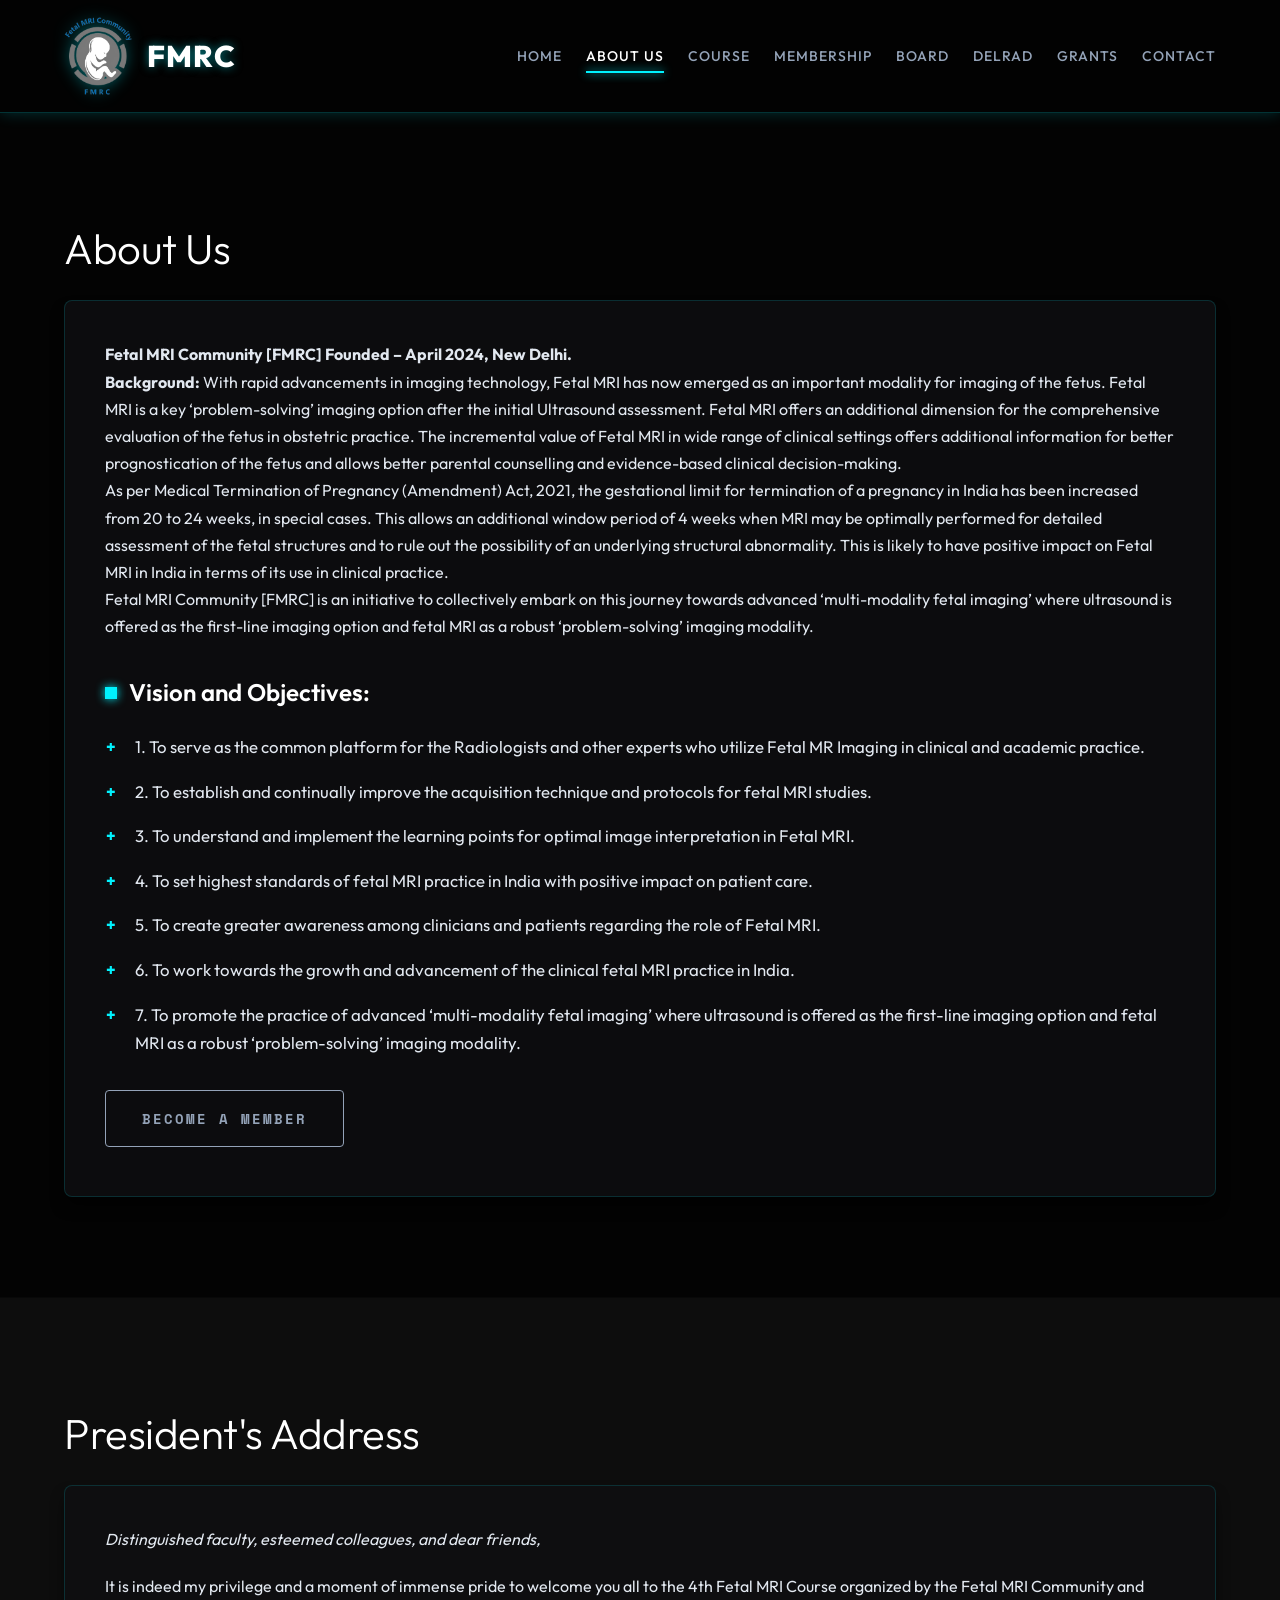
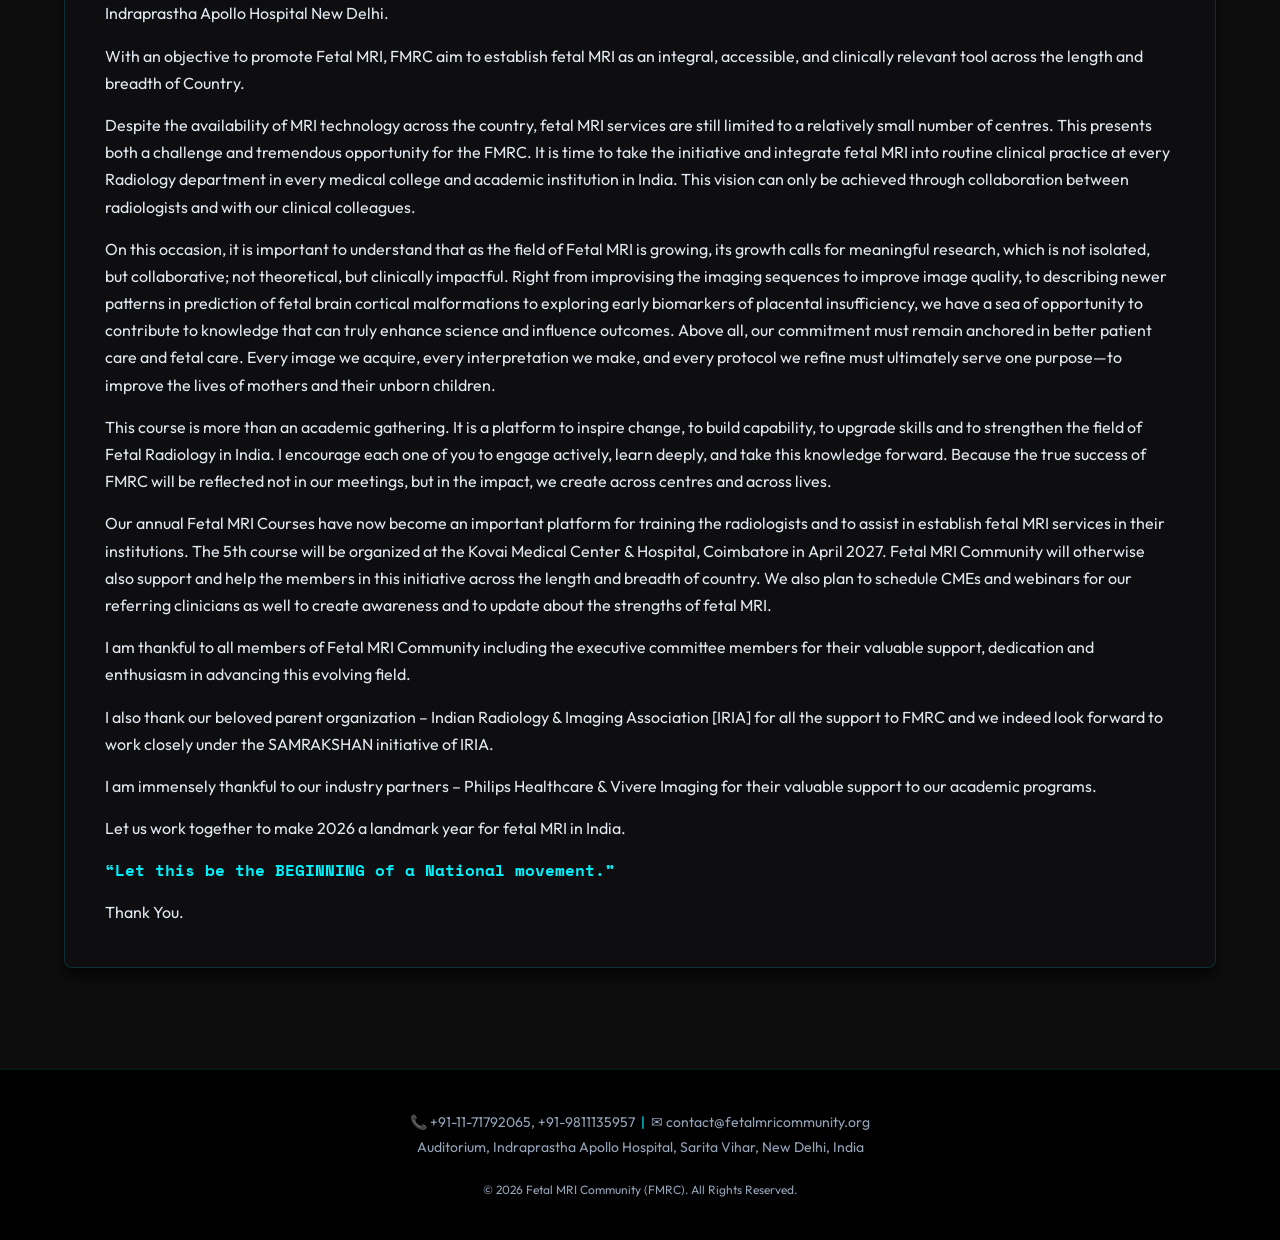
<file: about.html>
<!DOCTYPE html>
<html lang="en">
<head>
    <meta charset="UTF-8">
    <meta name="viewport" content="width=device-width, initial-scale=1.0">
    <title>About Us - FMRC</title>
    <link rel="stylesheet" href="style.css">
</head>
<body>

    <header class="navbar">
        <div class="container nav-container">
            <a href="index.html" class="logo">
                <img src="photos/final logo-Photoroom.png" alt="FMRC Logo" height="50">
                <span>FMRC</span>
            </a>
            <nav>
                <ul class="nav-links">
                    <li><a href="index.html">Home</a></li>
                    <li><a href="about.html" class="active">About Us</a></li>
                    <li><a href="course.html">Course</a></li>
                    <li><a href="membership.html">Membership</a></li>
                    <li><a href="board.html">Board</a></li>
                    <li><a href="delrad.html">DelRad</a></li>
                    <li><a href="travel-grants.html">Grants</a></li>
                    <li><a href="contact.html">Contact</a></li>
                </ul>
            </nav>
        </div>
    </header>

    <section class="section">
        <div class="container">
            <h2>About Us</h2>
            <div class="card">
                <p><strong>Fetal MRI Community [FMRC] Founded – April 2024, New Delhi.</strong></p>
                <p><strong>Background:</strong> With rapid advancements in imaging technology, Fetal MRI has now emerged as an important modality for imaging of the fetus. Fetal MRI is a key ‘problem-solving’ imaging option after the initial Ultrasound assessment. Fetal MRI offers an additional dimension for the comprehensive evaluation of the fetus in obstetric practice. The incremental value of Fetal MRI in wide range of clinical settings offers additional information for better prognostication of the fetus and allows better parental counselling and evidence-based clinical decision-making.</p>
                <p>As per Medical Termination of Pregnancy (Amendment) Act, 2021, the gestational limit for termination of a pregnancy in India has been increased from 20 to 24 weeks, in special cases. This allows an additional window period of 4 weeks when MRI may be optimally performed for detailed assessment of the fetal structures and to rule out the possibility of an underlying structural abnormality. This is likely to have positive impact on Fetal MRI in India in terms of its use in clinical practice.</p>
                <p>Fetal MRI Community [FMRC] is an initiative to collectively embark on this journey towards advanced ‘multi-modality fetal imaging’ where ultrasound is offered as the first-line imaging option and fetal MRI as a robust ‘problem-solving’ imaging modality.</p>
                
                <h3 class="mt-4">Vision and Objectives:</h3>
                <ul class="custom-list">
                    <li>1. To serve as the common platform for the Radiologists and other experts who utilize Fetal MR Imaging in clinical and academic practice.</li>
                    <li>2. To establish and continually improve the acquisition technique and protocols for fetal MRI studies.</li>
                    <li>3. To understand and implement the learning points for optimal image interpretation in Fetal MRI.</li>
                    <li>4. To set highest standards of fetal MRI practice in India with positive impact on patient care.</li>
                    <li>5. To create greater awareness among clinicians and patients regarding the role of Fetal MRI.</li>
                    <li>6. To work towards the growth and advancement of the clinical fetal MRI practice in India.</li>
                    <li>7. To promote the practice of advanced ‘multi-modality fetal imaging’ where ultrasound is offered as the first-line imaging option and fetal MRI as a robust ‘problem-solving’ imaging modality.</li>
                </ul>
                <div class="mt-4">
                    <a href="https://forms.gle/YHrfsdcRB2jqjn4r7" target="_blank" class="cta-button outline">Become a Member</a>
                </div>
            </div>
        </div>
    </section>

    <section class="section bg-light">
        <div class="container">
            <h2>President's Address</h2>
            <div class="card">
                <p style="font-style: italic; margin-bottom: 20px;">Distinguished faculty, esteemed colleagues, and dear friends,</p>
                <p style="margin-bottom: 15px;">It is indeed my privilege and a moment of immense pride to welcome you all to the 4th Fetal MRI Course organized by the Fetal MRI Community and Indraprastha Apollo Hospital New Delhi.</p>
                <p style="margin-bottom: 15px;">With an objective to promote Fetal MRI, FMRC aim to establish fetal MRI as an integral, accessible, and clinically relevant tool across the length and breadth of Country.</p>
                <p style="margin-bottom: 15px;">Despite the availability of MRI technology across the country, fetal MRI services are still limited to a relatively small number of centres. This presents both a challenge and tremendous opportunity for the FMRC. It is time to take the initiative and integrate fetal MRI into routine clinical practice at every Radiology department in every medical college and academic institution in India. This vision can only be achieved through collaboration between radiologists and with our clinical colleagues.</p>
                <p style="margin-bottom: 15px;">On this occasion, it is important to understand that as the field of Fetal MRI is growing, its growth calls for meaningful research, which is not isolated, but collaborative; not theoretical, but clinically impactful. Right from improvising the imaging sequences to improve image quality, to describing newer patterns in prediction of fetal brain cortical malformations to exploring early biomarkers of placental insufficiency, we have a sea of opportunity to contribute to knowledge that can truly enhance science and influence outcomes. Above all, our commitment must remain anchored in better patient care and fetal care. Every image we acquire, every interpretation we make, and every protocol we refine must ultimately serve one purpose—to improve the lives of mothers and their unborn children.</p>
                <p style="margin-bottom: 15px;">This course is more than an academic gathering. It is a platform to inspire change, to build capability, to upgrade skills and to strengthen the field of Fetal Radiology in India. I encourage each one of you to engage actively, learn deeply, and take this knowledge forward. Because the true success of FMRC will be reflected not in our meetings, but in the impact, we create across centres and across lives.</p>
                <p style="margin-bottom: 15px;">Our annual Fetal MRI Courses have now become an important platform for training the radiologists and to assist in establish fetal MRI services in their institutions. The 5th course will be organized at the Kovai Medical Center & Hospital, Coimbatore in April 2027. Fetal MRI Community will otherwise also support and help the members in this initiative across the length and breadth of country. We also plan to schedule CMEs and webinars for our referring clinicians as well to create awareness and to update about the strengths of fetal MRI.</p>
                <p style="margin-bottom: 15px;">I am thankful to all members of Fetal MRI Community including the executive committee members for their valuable support, dedication and enthusiasm in advancing this evolving field.</p>
                <p style="margin-bottom: 15px;">I also thank our beloved parent organization – Indian Radiology & Imaging Association [IRIA] for all the support to FMRC and we indeed look forward to work closely under the SAMRAKSHAN initiative of IRIA.</p>
                <p style="margin-bottom: 15px;">I am immensely thankful to our industry partners – Philips Healthcare & Vivere Imaging for their valuable support to our academic programs.</p>
                <p style="margin-bottom: 15px;">Let us work together to make 2026 a landmark year for fetal MRI in India.</p>
                <p style="margin-bottom: 15px; font-weight: bold; font-family: 'Space Mono', monospace; color: var(--primary);">“Let this be the BEGINNING of a National movement.”</p>
                <p>Thank You.</p>
            </div>
        </div>
    </section>

    <footer class="footer">
        <div class="container text-center">
            <div style="margin-bottom: 20px; font-size: 14px; color: var(--text-light); line-height: 1.8;">
                <p>📞 +91-11-71792065, +91-9811135957 &nbsp;<span style="color: var(--primary);">|</span>&nbsp; ✉ contact@fetalmricommunity.org</p>
                <p>Auditorium, Indraprastha Apollo Hospital, Sarita Vihar, New Delhi, India</p>
            </div>
            <p>&copy; 2026 Fetal MRI Community (FMRC). All Rights Reserved.</p>
        </div>
    </footer>

</body>
</html>
</file>
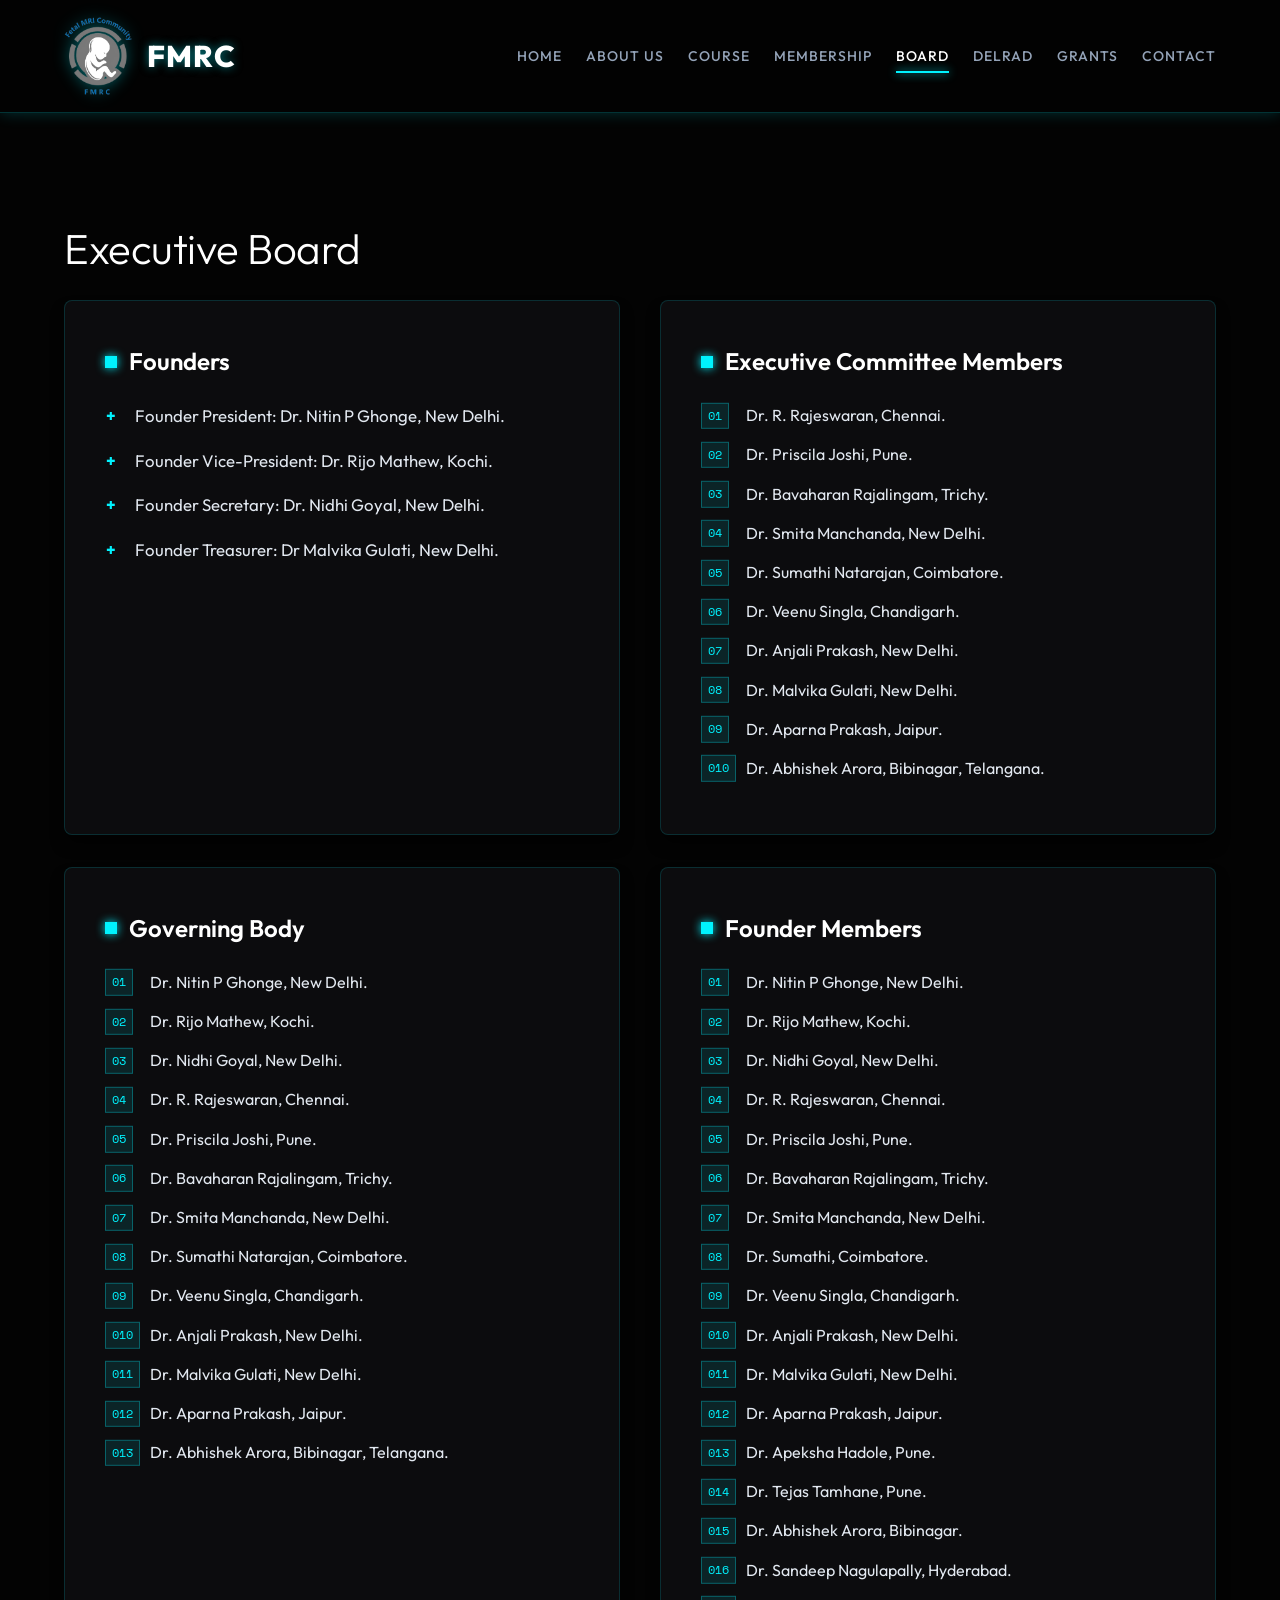
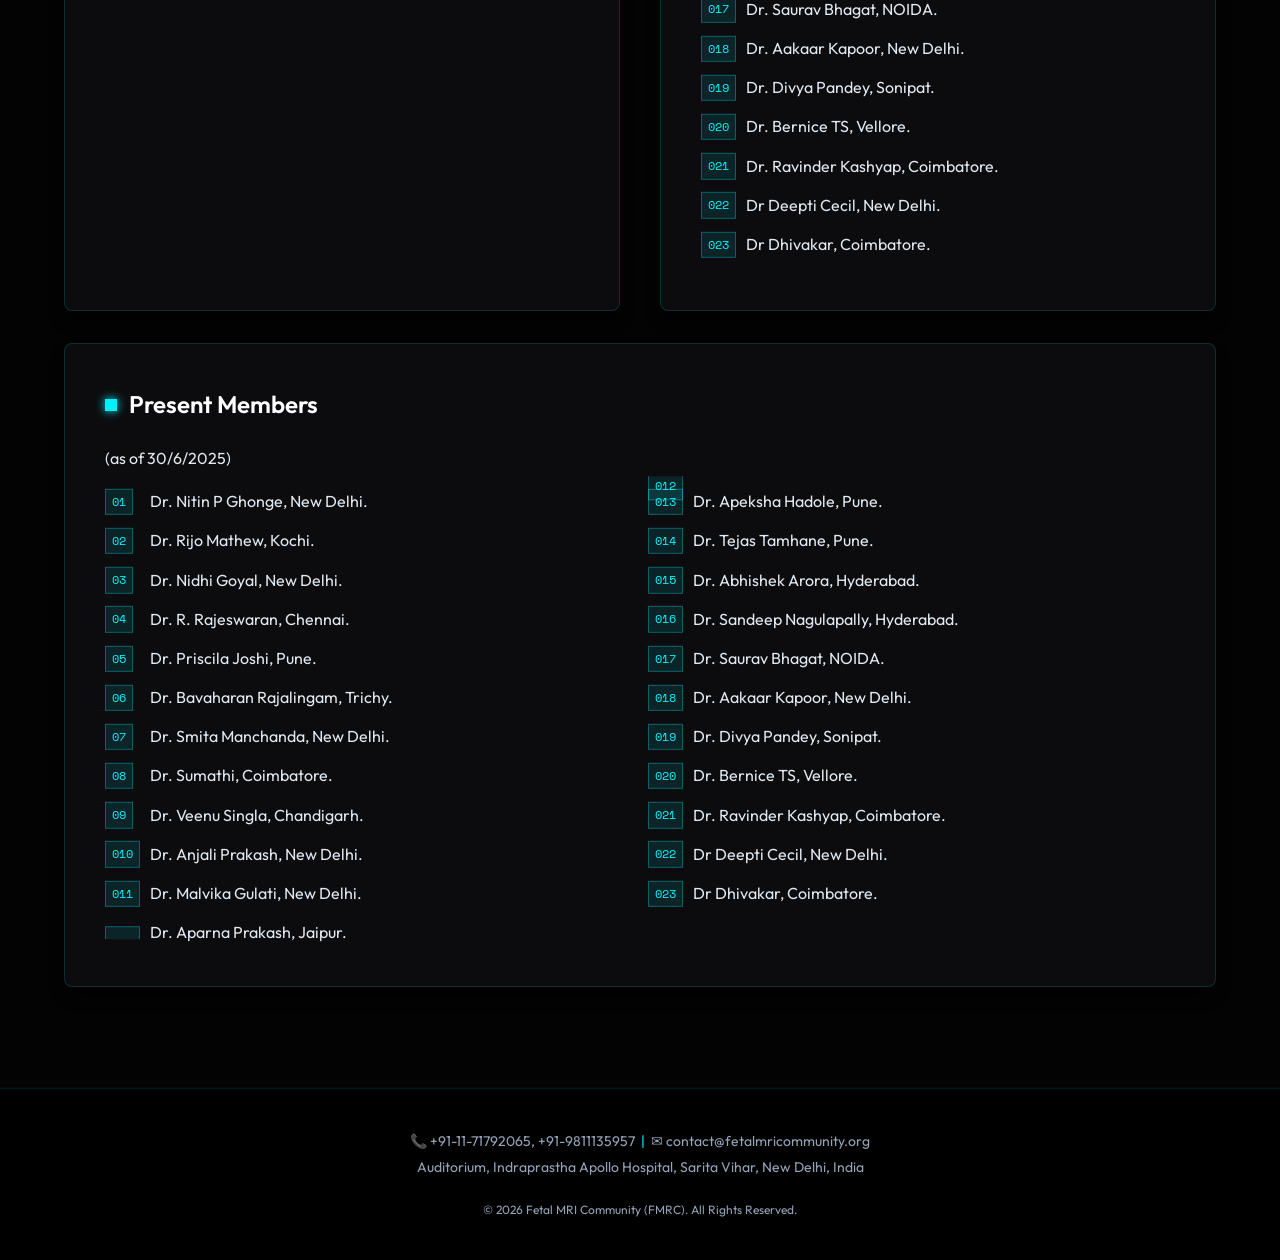
<file: board.html>
<!DOCTYPE html>
<html lang="en">
<head>
    <meta charset="UTF-8">
    <meta name="viewport" content="width=device-width, initial-scale=1.0">
    <title>Executive Board & Members - FMRC</title>
    <link rel="stylesheet" href="style.css">
</head>
<body>

    <header class="navbar">
        <div class="container nav-container">
            <a href="index.html" class="logo">
                <img src="photos/final logo-Photoroom.png" alt="FMRC Logo" height="50">
                <span>FMRC</span>
            </a>
            <nav>
                <ul class="nav-links">
                    <li><a href="index.html">Home</a></li>
                    <li><a href="about.html">About Us</a></li>
                    <li><a href="course.html">Course</a></li>
                    <li><a href="membership.html">Membership</a></li>
                    <li><a href="board.html" class="active">Board</a></li>
                    <li><a href="delrad.html">DelRad</a></li>
                    <li><a href="travel-grants.html">Grants</a></li>
                    <li><a href="contact.html">Contact</a></li>
                </ul>
            </nav>
        </div>
    </header>

    <section class="section">
        <div class="container">
            <h2>Executive Board</h2>
            <div class="grid-2">
                <div class="card">
                    <h3>Founders</h3>
                    <ul class="custom-list">
                        <li>Founder President: Dr. Nitin P Ghonge, New Delhi.</li>
                        <li>Founder Vice-President: Dr. Rijo Mathew, Kochi.</li>
                        <li>Founder Secretary: Dr. Nidhi Goyal, New Delhi.</li>
                        <li>Founder Treasurer: Dr Malvika Gulati, New Delhi.</li>
                    </ul>
                </div>
                <div class="card">
                    <h3>Executive Committee Members</h3>
                    <ol class="compact-list">
                        <li>Dr. R. Rajeswaran, Chennai.</li>
                        <li>Dr. Priscila Joshi, Pune.</li>
                        <li>Dr. Bavaharan Rajalingam, Trichy.</li>
                        <li>Dr. Smita Manchanda, New Delhi.</li>
                        <li>Dr. Sumathi Natarajan, Coimbatore.</li>
                        <li>Dr. Veenu Singla, Chandigarh.</li>
                        <li>Dr. Anjali Prakash, New Delhi.</li>
                        <li>Dr. Malvika Gulati, New Delhi.</li>
                        <li>Dr. Aparna Prakash, Jaipur.</li>
                        <li>Dr. Abhishek Arora, Bibinagar, Telangana.</li>
                    </ol>
                </div>
            </div>

            <div class="grid-2 mt-4">
                <div class="card">
                    <h3>Governing Body</h3>
                    <ol class="compact-list">
                        <li>Dr. Nitin P Ghonge, New Delhi.</li>
                        <li>Dr. Rijo Mathew, Kochi.</li>
                        <li>Dr. Nidhi Goyal, New Delhi.</li>
                        <li>Dr. R. Rajeswaran, Chennai.</li>
                        <li>Dr. Priscila Joshi, Pune.</li>
                        <li>Dr. Bavaharan Rajalingam, Trichy.</li>
                        <li>Dr. Smita Manchanda, New Delhi.</li>
                        <li>Dr. Sumathi Natarajan, Coimbatore.</li>
                        <li>Dr. Veenu Singla, Chandigarh.</li>
                        <li>Dr. Anjali Prakash, New Delhi.</li>
                        <li>Dr. Malvika Gulati, New Delhi.</li>
                        <li>Dr. Aparna Prakash, Jaipur.</li>
                        <li>Dr. Abhishek Arora, Bibinagar, Telangana.</li>
                    </ol>
                </div>
                <div class="card">
                    <h3>Founder Members</h3>
                    <ol class="compact-list">
                        <li>Dr. Nitin P Ghonge, New Delhi.</li>
                        <li>Dr. Rijo Mathew, Kochi.</li>
                        <li>Dr. Nidhi Goyal, New Delhi.</li>
                        <li>Dr. R. Rajeswaran, Chennai.</li>
                        <li>Dr. Priscila Joshi, Pune.</li>
                        <li>Dr. Bavaharan Rajalingam, Trichy.</li>
                        <li>Dr. Smita Manchanda, New Delhi.</li>
                        <li>Dr. Sumathi, Coimbatore.</li>
                        <li>Dr. Veenu Singla, Chandigarh.</li>
                        <li>Dr. Anjali Prakash, New Delhi.</li>
                        <li>Dr. Malvika Gulati, New Delhi.</li>
                        <li>Dr. Aparna Prakash, Jaipur.</li>
                        <li>Dr. Apeksha Hadole, Pune.</li>
                        <li>Dr. Tejas Tamhane, Pune.</li>
                        <li>Dr. Abhishek Arora, Bibinagar.</li>
                        <li>Dr. Sandeep Nagulapally, Hyderabad.</li>
                        <li>Dr. Saurav Bhagat, NOIDA.</li>
                        <li>Dr. Aakaar Kapoor, New Delhi.</li>
                        <li>Dr. Divya Pandey, Sonipat.</li>
                        <li>Dr. Bernice TS, Vellore.</li>
                        <li>Dr. Ravinder Kashyap, Coimbatore.</li>
                        <li>Dr Deepti Cecil, New Delhi.</li>
                        <li>Dr Dhivakar, Coimbatore.</li>
                    </ol>
                </div>
            </div>

            <div class="card mt-4">
                <h3>Present Members</h3>
                <p>(as of 30/6/2025)</p>
                <ol class="compact-list" style="column-count: 2;">
                    <li>Dr. Nitin P Ghonge, New Delhi.</li>
                    <li>Dr. Rijo Mathew, Kochi.</li>
                    <li>Dr. Nidhi Goyal, New Delhi.</li>
                    <li>Dr. R. Rajeswaran, Chennai.</li>
                    <li>Dr. Priscila Joshi, Pune.</li>
                    <li>Dr. Bavaharan Rajalingam, Trichy.</li>
                    <li>Dr. Smita Manchanda, New Delhi.</li>
                    <li>Dr. Sumathi, Coimbatore.</li>
                    <li>Dr. Veenu Singla, Chandigarh.</li>
                    <li>Dr. Anjali Prakash, New Delhi.</li>
                    <li>Dr. Malvika Gulati, New Delhi.</li>
                    <li>Dr. Aparna Prakash, Jaipur.</li>
                    <li>Dr. Apeksha Hadole, Pune.</li>
                    <li>Dr. Tejas Tamhane, Pune.</li>
                    <li>Dr. Abhishek Arora, Hyderabad.</li>
                    <li>Dr. Sandeep Nagulapally, Hyderabad.</li>
                    <li>Dr. Saurav Bhagat, NOIDA.</li>
                    <li>Dr. Aakaar Kapoor, New Delhi.</li>
                    <li>Dr. Divya Pandey, Sonipat.</li>
                    <li>Dr. Bernice TS, Vellore.</li>
                    <li>Dr. Ravinder Kashyap, Coimbatore.</li>
                    <li>Dr Deepti Cecil, New Delhi.</li>
                    <li>Dr Dhivakar, Coimbatore.</li>
                </ol>
            </div>
        </div>
    </section>

    <footer class="footer">
        <div class="container text-center">
            <div style="margin-bottom: 20px; font-size: 14px; color: var(--text-light); line-height: 1.8;">
                <p>📞 +91-11-71792065, +91-9811135957 &nbsp;<span style="color: var(--primary);">|</span>&nbsp; ✉ contact@fetalmricommunity.org</p>
                <p>Auditorium, Indraprastha Apollo Hospital, Sarita Vihar, New Delhi, India</p>
            </div>
            <p>&copy; 2026 Fetal MRI Community (FMRC). All Rights Reserved.</p>
        </div>
    </footer>

</body>
</html>
</file>
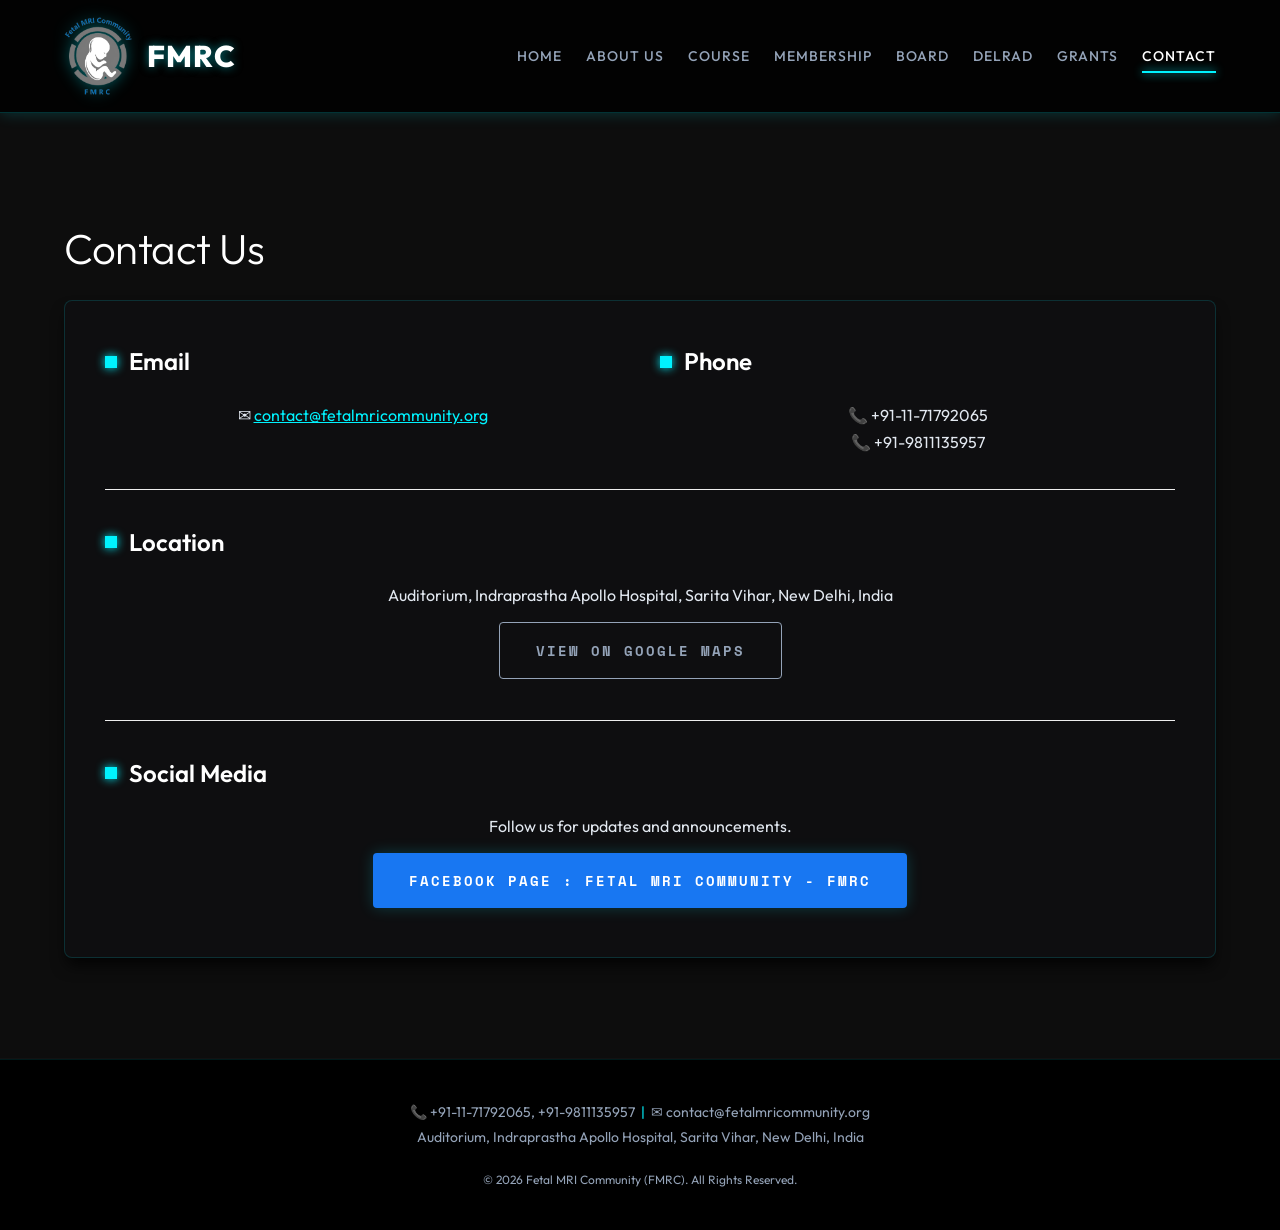
<file: contact.html>
<!DOCTYPE html>
<html lang="en">
<head>
    <meta charset="UTF-8">
    <meta name="viewport" content="width=device-width, initial-scale=1.0">
    <title>Contact Us - FMRC</title>
    <link rel="stylesheet" href="style.css">
</head>
<body>

    <header class="navbar">
        <div class="container nav-container">
            <a href="index.html" class="logo">
                <img src="photos/final logo-Photoroom.png" alt="FMRC Logo" height="50">
                <span>FMRC</span>
            </a>
            <nav>
                <ul class="nav-links">
                    <li><a href="index.html">Home</a></li>
                    <li><a href="about.html">About Us</a></li>
                    <li><a href="course.html">Course</a></li>
                    <li><a href="membership.html">Membership</a></li>
                    <li><a href="board.html">Board</a></li>
                    <li><a href="delrad.html">DelRad</a></li>
                    <li><a href="travel-grants.html">Grants</a></li>
                    <li><a href="contact.html" class="active">Contact</a></li>
                </ul>
            </nav>
        </div>
    </header>

    <section class="section bg-light">
        <div class="container">
            <h2>Contact Us</h2>
            <div class="card text-center">
                <div class="grid-2">
                    <div>
                        <h3>Email</h3>
                        <p>✉ <a href="mailto:contact@fetalmricommunity.org">contact@fetalmricommunity.org</a></p>
                    </div>
                    <div>
                        <h3>Phone</h3>
                        <p>📞 +91-11-71792065<br>📞 +91-9811135957</p>
                    </div>
                </div>
                
                <div class="mt-4 pt-4" style="border-top: 1px solid #eee;">
                    <h3>Location</h3>
                    <p>Auditorium, Indraprastha Apollo Hospital, Sarita Vihar, New Delhi, India</p>
                    <a href="https://goo.gl/maps/tf1xuzkKTiXNgbmb8" target="_blank" class="cta-button outline mt-2">View on Google Maps</a>
                </div>

                <div class="mt-4 pt-4" style="border-top: 1px solid #eee;">
                    <h3>Social Media</h3>
                    <p>Follow us for updates and announcements.</p>
                    <a href="https://facebook.com/fetal.mri.community.fmrc" target="_blank" class="cta-button mt-2" style="background: #1877F2; color: white; border: none;">Facebook Page : Fetal MRI Community - FMRC</a>
                </div>
            </div>
        </div>
    </section>

    <footer class="footer">
        <div class="container text-center">
            <div style="margin-bottom: 20px; font-size: 14px; color: var(--text-light); line-height: 1.8;">
                <p>📞 +91-11-71792065, +91-9811135957 &nbsp;<span style="color: var(--primary);">|</span>&nbsp; ✉ contact@fetalmricommunity.org</p>
                <p>Auditorium, Indraprastha Apollo Hospital, Sarita Vihar, New Delhi, India</p>
            </div>
            <p>&copy; 2026 Fetal MRI Community (FMRC). All Rights Reserved.</p>
        </div>
    </footer>

</body>
</html>
</file>
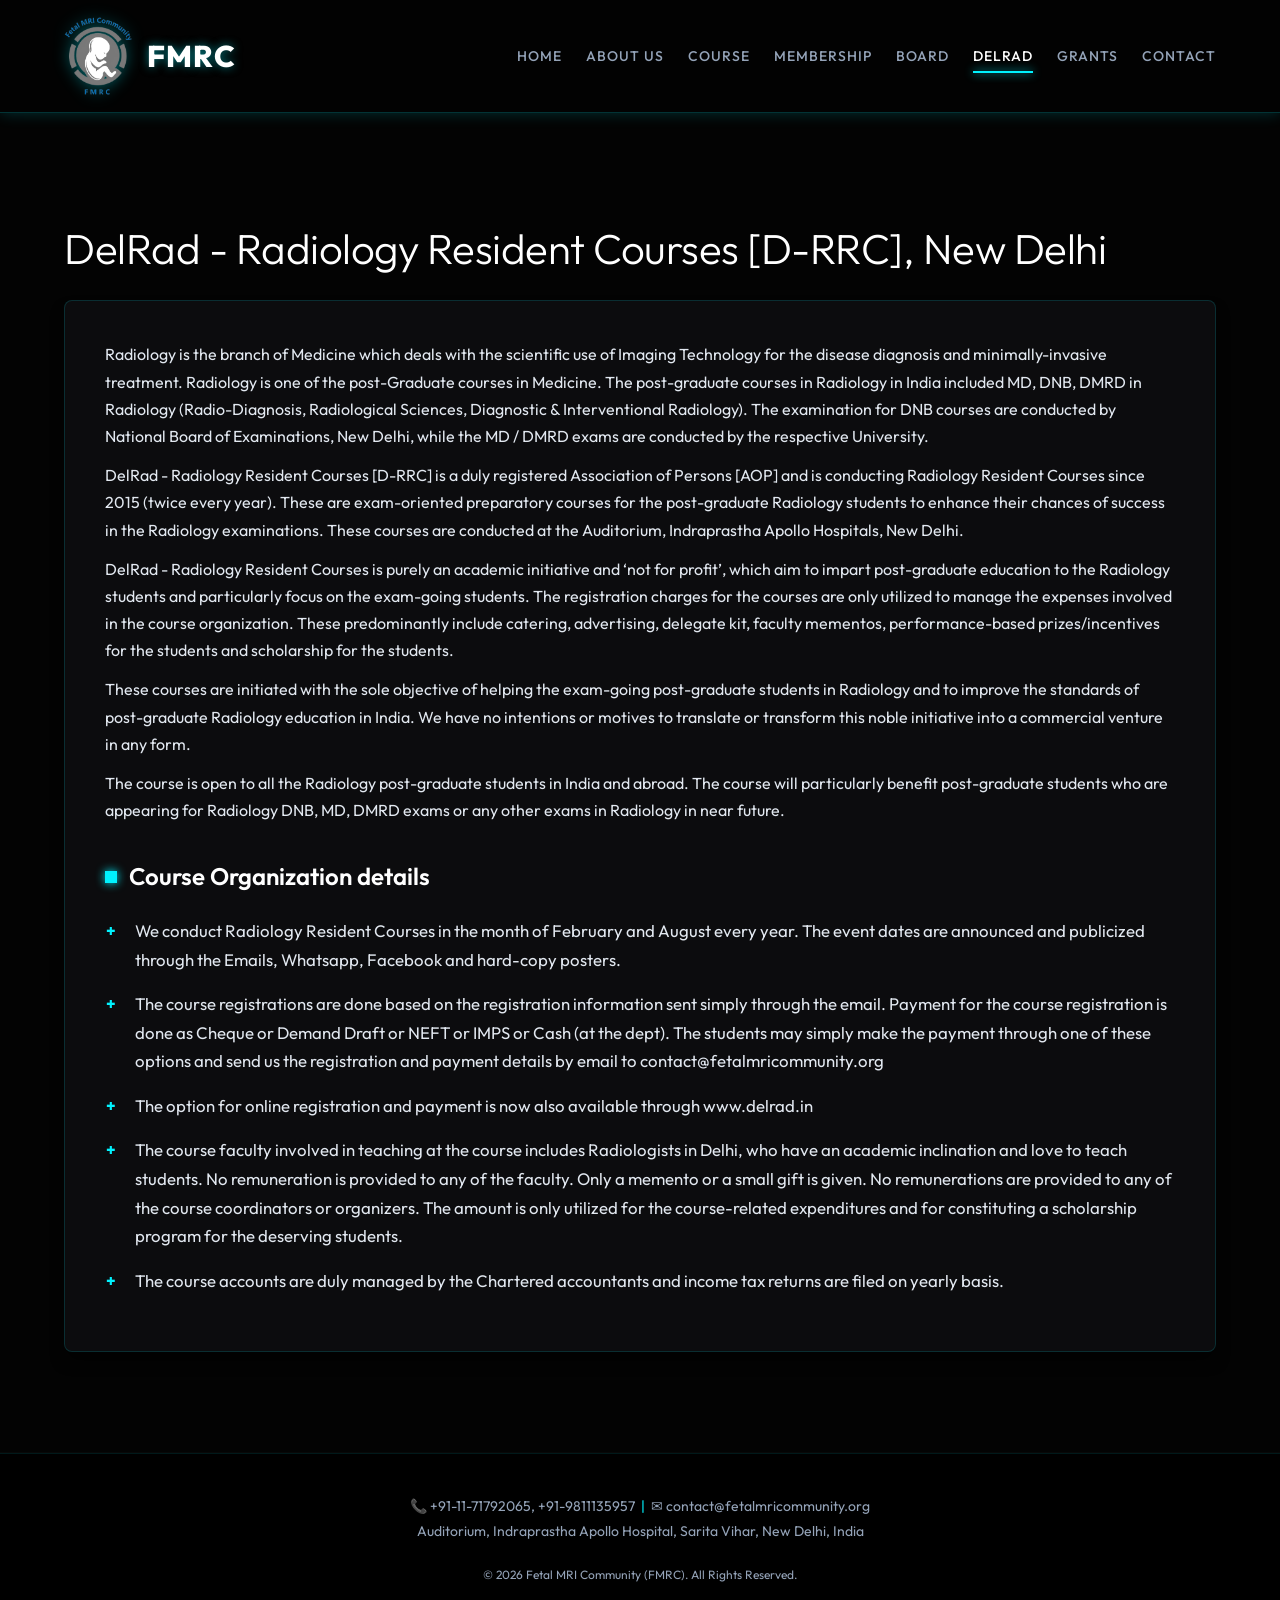
<file: delrad.html>
<!DOCTYPE html>
<html lang="en">
<head>
    <meta charset="UTF-8">
    <meta name="viewport" content="width=device-width, initial-scale=1.0">
    <title>DelRad Resident Courses - FMRC</title>
    <link rel="stylesheet" href="style.css">
</head>
<body>

    <header class="navbar">
        <div class="container nav-container">
            <a href="index.html" class="logo">
                <img src="photos/final logo-Photoroom.png" alt="FMRC Logo" height="50">
                <span>FMRC</span>
            </a>
            <nav>
                <ul class="nav-links">
                    <li><a href="index.html">Home</a></li>
                    <li><a href="about.html">About Us</a></li>
                    <li><a href="course.html">Course</a></li>
                    <li><a href="membership.html">Membership</a></li>
                    <li><a href="board.html">Board</a></li>
                    <li><a href="delrad.html" class="active">DelRad</a></li>
                    <li><a href="travel-grants.html">Grants</a></li>
                    <li><a href="contact.html">Contact</a></li>
                </ul>
            </nav>
        </div>
    </header>

    <section class="section">
        <div class="container">
            <h2>DelRad - Radiology Resident Courses [D-RRC], New Delhi</h2>
            <div class="card">
                <p>Radiology is the branch of Medicine which deals with the scientific use of Imaging Technology for the disease diagnosis and minimally-invasive treatment. Radiology is one of the post-Graduate courses in Medicine. The post-graduate courses in Radiology in India included MD, DNB, DMRD in Radiology (Radio-Diagnosis, Radiological Sciences, Diagnostic & Interventional Radiology). The examination for DNB courses are conducted by National Board of Examinations, New Delhi, while the MD / DMRD exams are conducted by the respective University.</p>
                <p class="mt-2">DelRad - Radiology Resident Courses [D-RRC] is a duly registered Association of Persons [AOP] and is conducting Radiology Resident Courses since 2015 (twice every year). These are exam-oriented preparatory courses for the post-graduate Radiology students to enhance their chances of success in the Radiology examinations. These courses are conducted at the Auditorium, Indraprastha Apollo Hospitals, New Delhi.</p>
                <p class="mt-2">DelRad - Radiology Resident Courses is purely an academic initiative and ‘not for profit’, which aim to impart post-graduate education to the Radiology students and particularly focus on the exam-going students. The registration charges for the courses are only utilized to manage the expenses involved in the course organization. These predominantly include catering, advertising, delegate kit, faculty mementos, performance-based prizes/incentives for the students and scholarship for the students.</p>
                <p class="mt-2">These courses are initiated with the sole objective of helping the exam-going post-graduate students in Radiology and to improve the standards of post-graduate Radiology education in India. We have no intentions or motives to translate or transform this noble initiative into a commercial venture in any form.</p>
                <p class="mt-2">The course is open to all the Radiology post-graduate students in India and abroad. The course will particularly benefit post-graduate students who are appearing for Radiology DNB, MD, DMRD exams or any other exams in Radiology in near future.</p>
                
                <h3 class="mt-4">Course Organization details</h3>
                <ul class="custom-list">
                    <li>We conduct Radiology Resident Courses in the month of February and August every year. The event dates are announced and publicized through the Emails, Whatsapp, Facebook and hard-copy posters.</li>
                    <li>The course registrations are done based on the registration information sent simply through the email. Payment for the course registration is done as Cheque or Demand Draft or NEFT or IMPS or Cash (at the dept). The students may simply make the payment through one of these options and send us the registration and payment details by email to contact@fetalmricommunity.org</li>
                    <li>The option for online registration and payment is now also available through www.delrad.in</li>
                    <li>The course faculty involved in teaching at the course includes Radiologists in Delhi, who have an academic inclination and love to teach students. No remuneration is provided to any of the faculty. Only a memento or a small gift is given. No remunerations are provided to any of the course coordinators or organizers. The amount is only utilized for the course-related expenditures and for constituting a scholarship program for the deserving students.</li>
                    <li>The course accounts are duly managed by the Chartered accountants and income tax returns are filed on yearly basis.</li>
                </ul>
            </div>
        </div>
    </section>

    <footer class="footer">
        <div class="container text-center">
            <div style="margin-bottom: 20px; font-size: 14px; color: var(--text-light); line-height: 1.8;">
                <p>📞 +91-11-71792065, +91-9811135957 &nbsp;<span style="color: var(--primary);">|</span>&nbsp; ✉ contact@fetalmricommunity.org</p>
                <p>Auditorium, Indraprastha Apollo Hospital, Sarita Vihar, New Delhi, India</p>
            </div>
            <p>&copy; 2026 Fetal MRI Community (FMRC). All Rights Reserved.</p>
        </div>
    </footer>

</body>
</html>
</file>
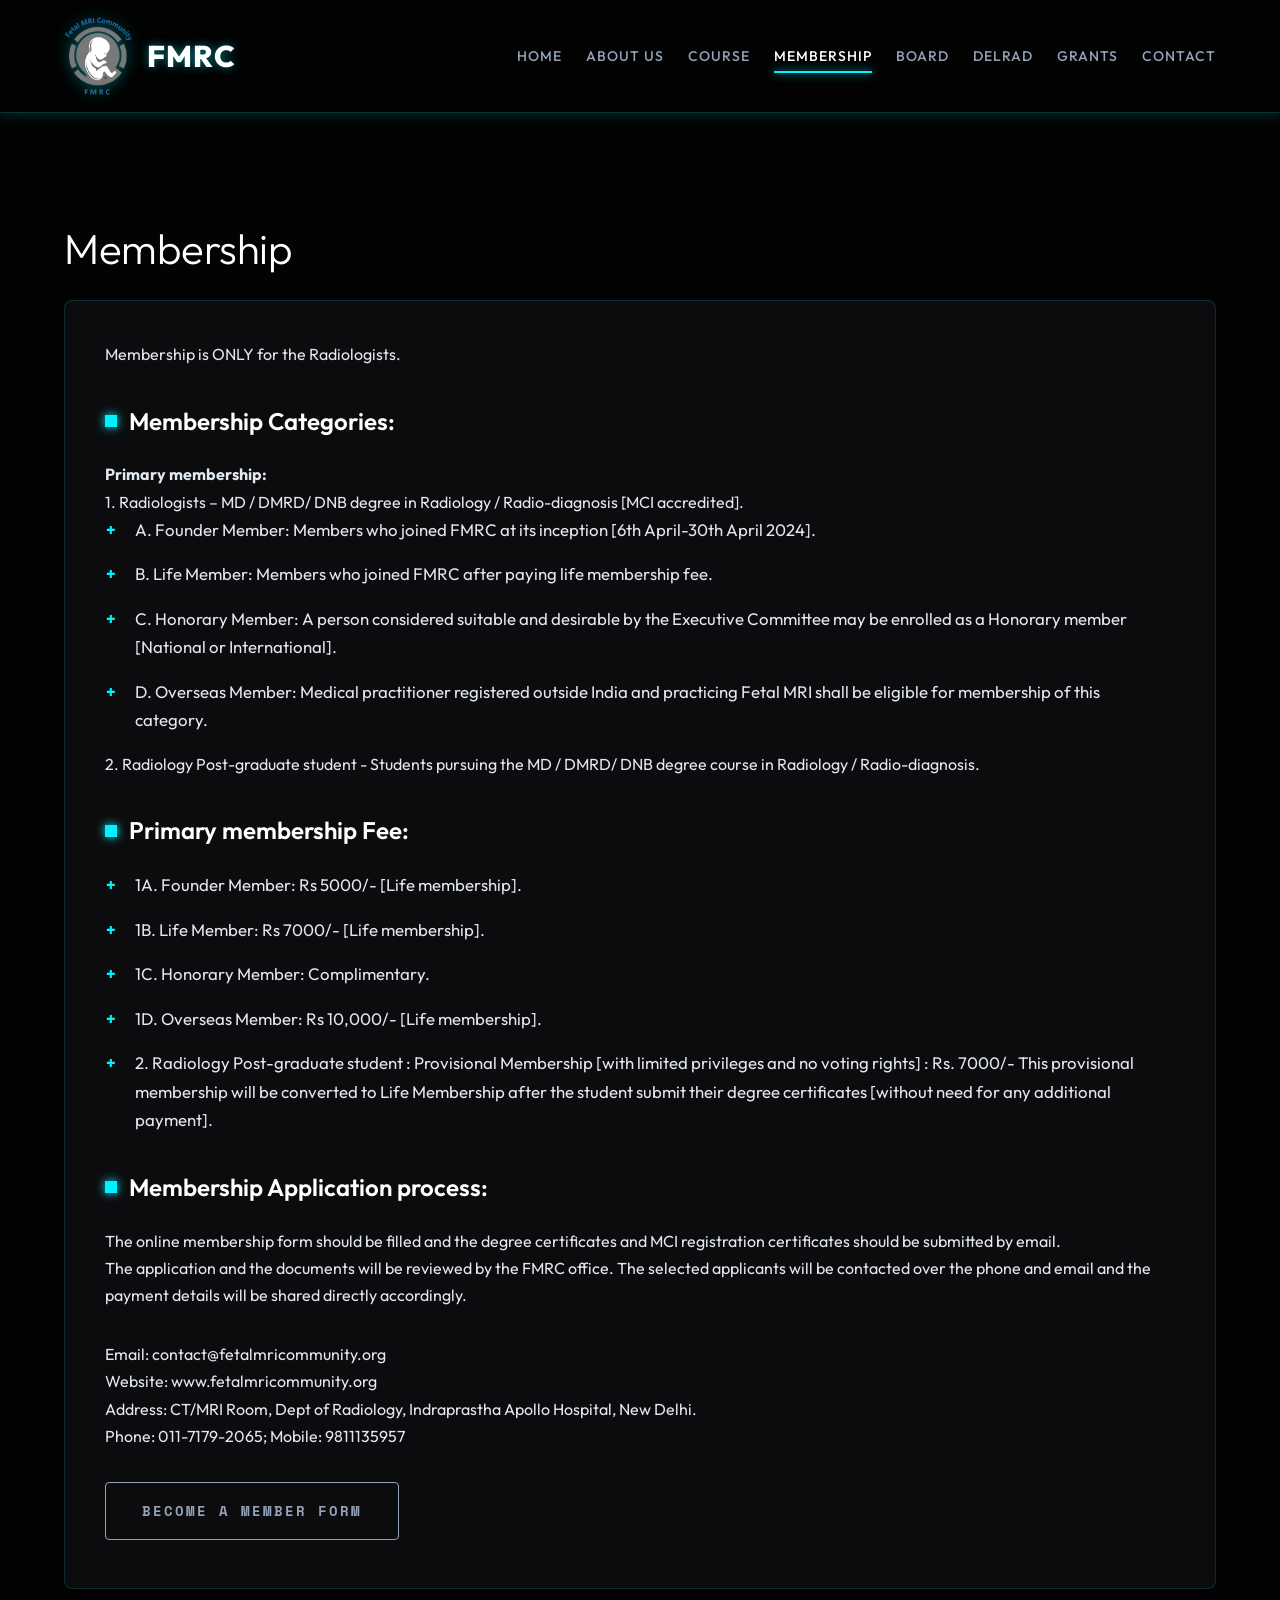
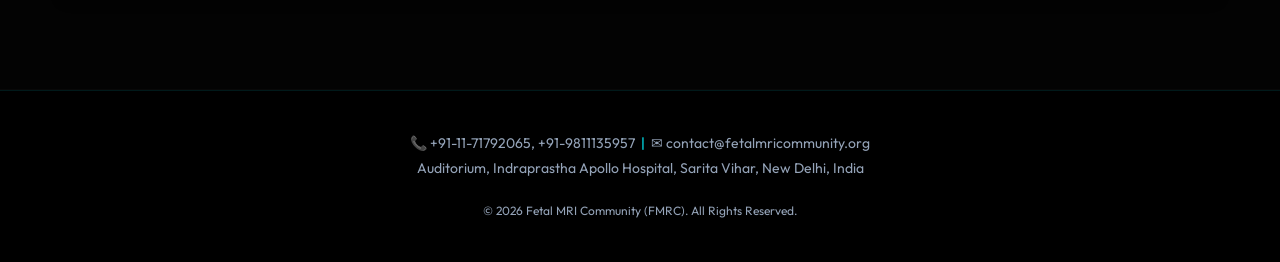
<file: membership.html>
<!DOCTYPE html>
<html lang="en">
<head>
    <meta charset="UTF-8">
    <meta name="viewport" content="width=device-width, initial-scale=1.0">
    <title>Membership - FMRC</title>
    <link rel="stylesheet" href="style.css">
</head>
<body>

    <header class="navbar">
        <div class="container nav-container">
            <a href="index.html" class="logo">
                <img src="photos/final logo-Photoroom.png" alt="FMRC Logo" height="50">
                <span>FMRC</span>
            </a>
            <nav>
                <ul class="nav-links">
                    <li><a href="index.html">Home</a></li>
                    <li><a href="about.html">About Us</a></li>
                    <li><a href="course.html">Course</a></li>
                    <li><a href="membership.html" class="active">Membership</a></li>
                    <li><a href="board.html">Board</a></li>
                    <li><a href="delrad.html">DelRad</a></li>
                    <li><a href="travel-grants.html">Grants</a></li>
                    <li><a href="contact.html">Contact</a></li>
                </ul>
            </nav>
        </div>
    </header>

    <section class="section">
        <div class="container">
            <h2>Membership</h2>
            <div class="card">
                <p>Membership is ONLY for the Radiologists.</p>
                
                <h3 class="mt-4">Membership Categories:</h3>
                <p><strong>Primary membership:</strong></p>
                <p>1. Radiologists – MD / DMRD/ DNB degree in Radiology / Radio-diagnosis [MCI accredited].</p>
                <ul class="custom-list">
                    <li>A. Founder Member: Members who joined FMRC at its inception [6th April-30th April 2024].</li>
                    <li>B. Life Member: Members who joined FMRC after paying life membership fee.</li>
                    <li>C. Honorary Member: A person considered suitable and desirable by the Executive Committee may be enrolled as a Honorary member [National or International].</li>
                    <li>D. Overseas Member: Medical practitioner registered outside India and practicing Fetal MRI shall be eligible for membership of this category.</li>
                </ul>
                <p class="mt-2">2. Radiology Post-graduate student - Students pursuing the MD / DMRD/ DNB degree course in Radiology / Radio-diagnosis.</p>

                <h3 class="mt-4">Primary membership Fee:</h3>
                <ul class="custom-list">
                    <li>1A. Founder Member: Rs 5000/- [Life membership].</li>
                    <li>1B. Life Member: Rs 7000/- [Life membership].</li>
                    <li>1C. Honorary Member: Complimentary.</li>
                    <li>1D. Overseas Member: Rs 10,000/- [Life membership].</li>
                    <li>2. Radiology Post-graduate student : Provisional Membership [with limited privileges and no voting rights] : Rs. 7000/- This provisional membership will be converted to Life Membership after the student submit their degree certificates [without need for any additional payment].</li>
                </ul>

                <h3 class="mt-4">Membership Application process:</h3>
                <p>The online membership form should be filled and the degree certificates and MCI registration certificates should be submitted by email.</p>
                <p>The application and the documents will be reviewed by the FMRC office. The selected applicants will be contacted over the phone and email and the payment details will be shared directly accordingly.</p>
                
                <div class="contact-info mt-4">
                    <p>Email: contact@fetalmricommunity.org</p>
                    <p>Website: www.fetalmricommunity.org</p>
                    <p>Address: CT/MRI Room, Dept of Radiology, Indraprastha Apollo Hospital, New Delhi.</p>
                    <p>Phone: 011-7179-2065; Mobile: 9811135957</p>
                </div>
                
                <div class="mt-4">
                    <a href="https://forms.gle/rQKf5GZdgdzbKeHo9" target="_blank" class="cta-button outline">Become a Member Form</a>
                </div>
            </div>
        </div>
    </section>

    <footer class="footer">
        <div class="container text-center">
            <div style="margin-bottom: 20px; font-size: 14px; color: var(--text-light); line-height: 1.8;">
                <p>📞 +91-11-71792065, +91-9811135957 &nbsp;<span style="color: var(--primary);">|</span>&nbsp; ✉ contact@fetalmricommunity.org</p>
                <p>Auditorium, Indraprastha Apollo Hospital, Sarita Vihar, New Delhi, India</p>
            </div>
            <p>&copy; 2026 Fetal MRI Community (FMRC). All Rights Reserved.</p>
        </div>
    </footer>

</body>
</html>
</file>
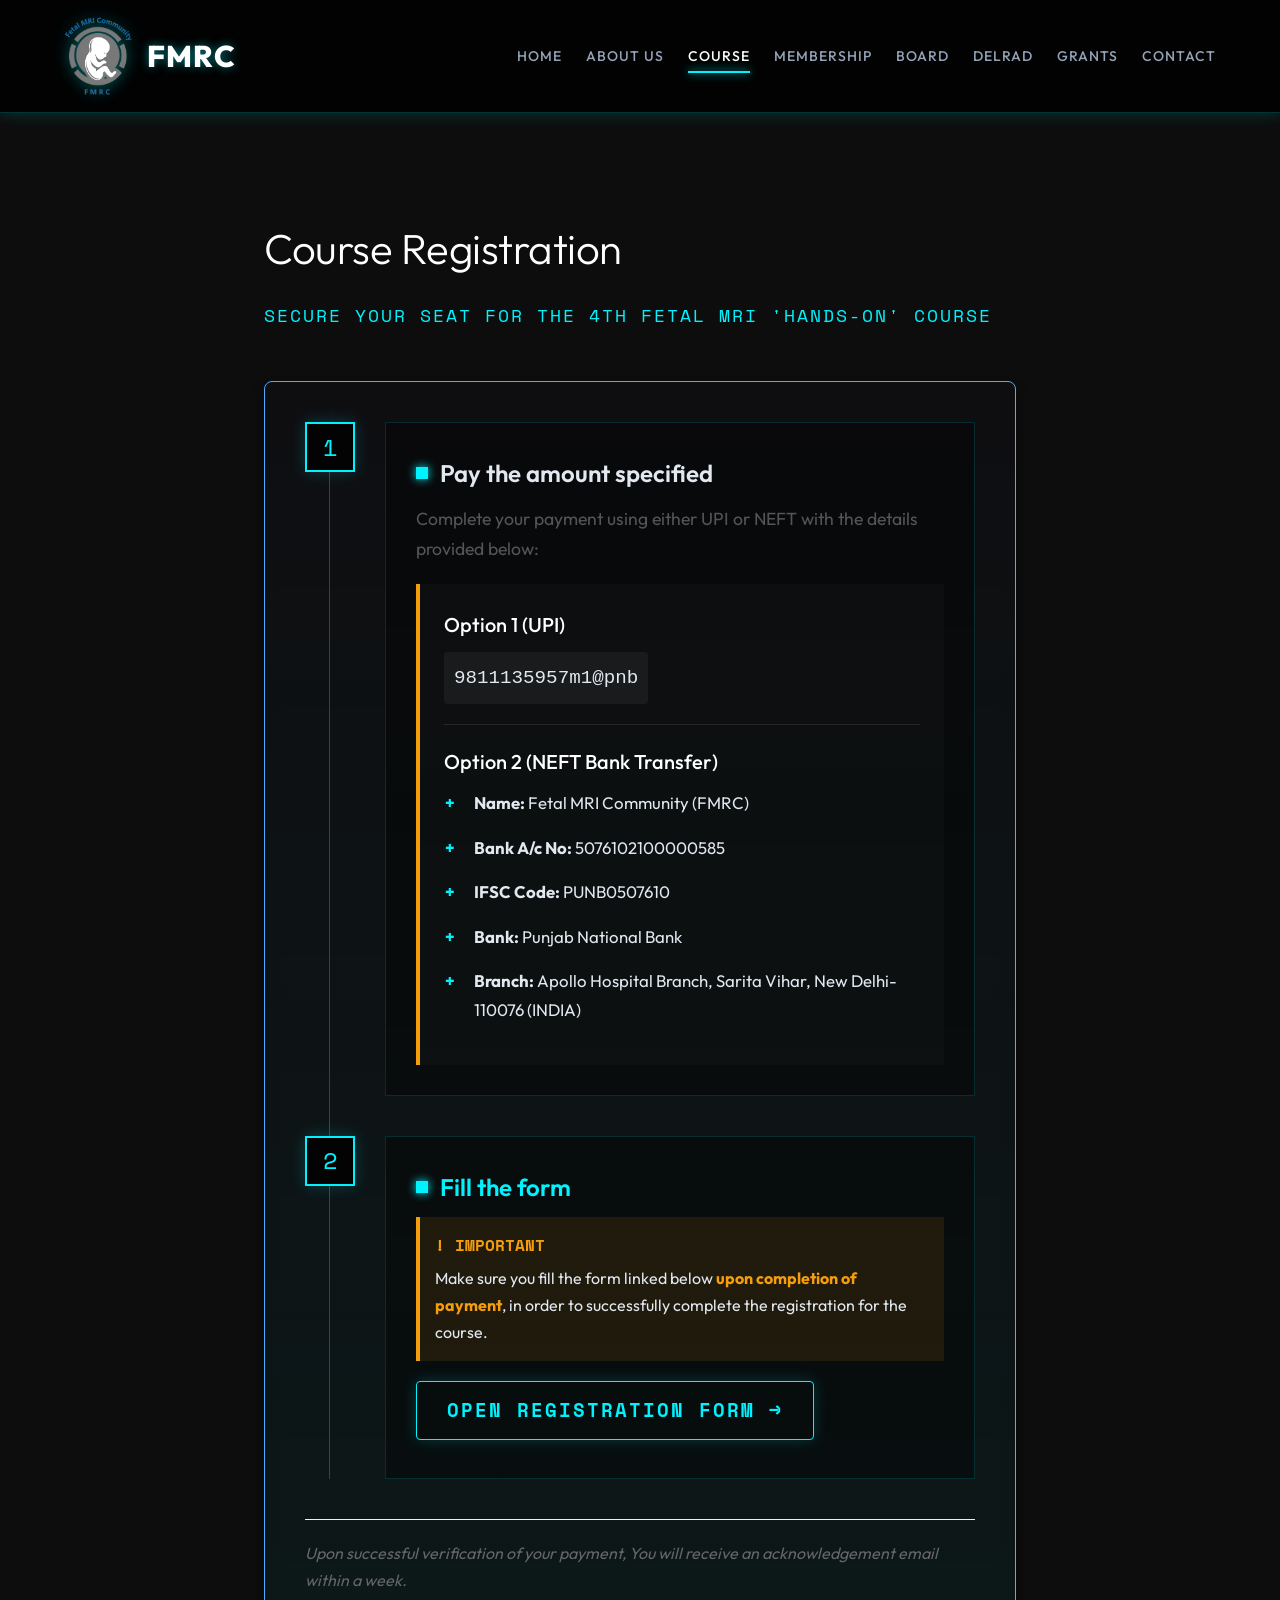
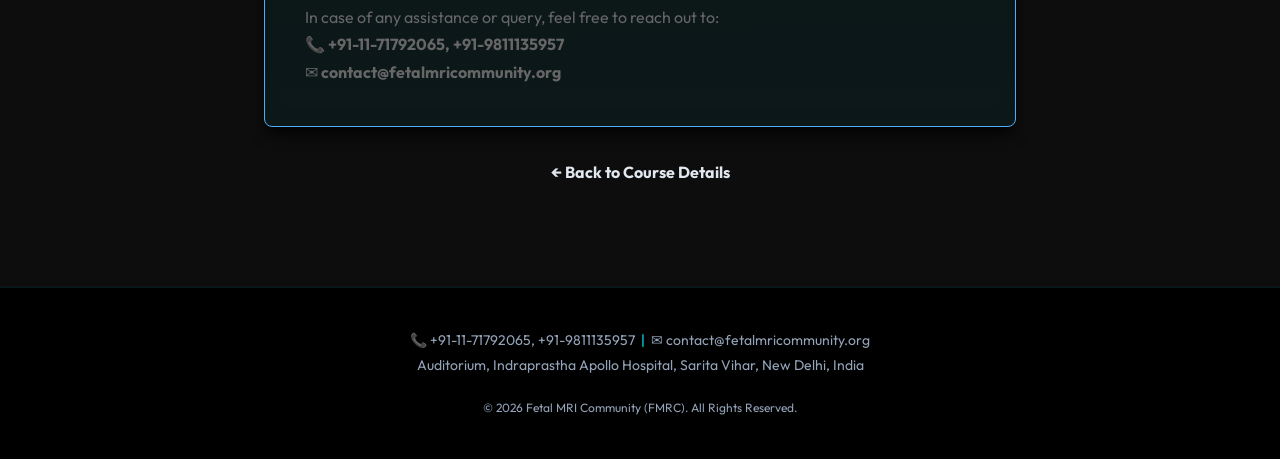
<file: registration.html>
<!DOCTYPE html>
<html lang="en">
<head>
    <meta charset="UTF-8">
    <meta name="viewport" content="width=device-width, initial-scale=1.0">
    <title>Registration - FMRC Course</title>
    <link rel="stylesheet" href="style.css">
</head>
<body>

    <header class="navbar">
        <div class="container nav-container">
            <a href="index.html" class="logo">
                <img src="photos/final logo-Photoroom.png" alt="FMRC Logo" height="50">
                <span>FMRC</span>
            </a>
            <nav>
                <ul class="nav-links">
                    <li><a href="index.html">Home</a></li>
                    <li><a href="about.html">About Us</a></li>
                    <li><a href="course.html" class="active">Course</a></li>
                    <li><a href="membership.html">Membership</a></li>
                    <li><a href="board.html">Board</a></li>
                    <li><a href="delrad.html">DelRad</a></li>
                    <li><a href="travel-grants.html">Grants</a></li>
                    <li><a href="contact.html">Contact</a></li>
                </ul>
            </nav>
        </div>
    </header>

    <section class="section bg-light" style="min-height: 80vh;">
        <div class="container" style="max-width: 800px;">
            <h2>Course Registration</h2>
            <p class="section-subtitle">Secure your seat for the 4th Fetal MRI 'hands-on' Course</p>
            
            <div class="card highlight-card" style="padding: 40px;">
                <div class="steps-container" style="margin-top: 0;">
                    <div class="step" style="margin-bottom: 40px;">
                        <div class="step-number" style="width: 50px; height: 50px; font-size: 24px;">1</div>
                        <div class="step-content">
                            <h3 style="color: var(--primary-color); font-size: 24px; margin-bottom: 10px;">Pay the amount specified</h3>
                            <p style="font-size: 1.1rem; color: #555;">Complete your payment using either UPI or NEFT with the details provided below:</p>
                            
                            <div class="payment-methods" style="margin-top: 20px;">
                                <h4 style="margin-bottom: 10px;">Option 1 (UPI)</h4>
                                <p style="font-size: 1.2rem; font-family: monospace; background: rgba(255,255,255,0.05); padding: 10px; display: inline-block; border-radius: 4px;">9811135957m1@pnb</p>
                                
                                <hr style="border: 0; border-top: 1px solid rgba(255,255,255,0.1); margin: 20px 0;">
                                
                                <h4 style="margin-bottom: 10px;">Option 2 (NEFT Bank Transfer)</h4>
                                <ul class="custom-list">
                                    <li><strong>Name:</strong> Fetal MRI Community (FMRC)</li>
                                    <li><strong>Bank A/c No:</strong> 5076102100000585</li>
                                    <li><strong>IFSC Code:</strong> PUNB0507610</li>
                                    <li><strong>Bank:</strong> Punjab National Bank</li>
                                    <li><strong>Branch:</strong> Apollo Hospital Branch, Sarita Vihar, New Delhi- 110076 (INDIA)</li>
                                </ul>
                            </div>
                        </div>
                    </div>
                    
                    <div class="step">
                        <div class="step-number" style="width: 50px; height: 50px; font-size: 24px;">2</div>
                        <div class="step-content">
                            <h3 style="color: var(--primary); font-size: 24px; margin-bottom: 10px;">Fill the form</h3>
                            <div style="background: rgba(245, 158, 11, 0.1); border-left: 4px solid var(--accent); padding: 15px; margin-bottom: 20px;">
                                <p style="color: var(--accent); font-weight: bold; font-family: 'Space Mono', monospace; text-transform: uppercase;">! IMPORTANT</p>
                                <p style="color: var(--text-main); margin-top: 5px;">Make sure you fill the form linked below <strong style="color: var(--accent);">upon completion of payment</strong>, in order to successfully complete the registration for the course.</p>
                            </div>
                            
                            <a href="https://forms.gle/GX2w6Hwcbrc9X1UQA" target="_blank" class="cta-button" style="font-size: 1.2rem; padding: 12px 30px;">Open Registration Form &rarr;</a>
                        </div>
                    </div>
                </div>
                
                <div style="margin-top: 40px; padding-top: 20px; border-top: 1px solid #eee;">
                    <p style="color: #666; font-style: italic;">Upon successful verification of your payment, You will receive an acknowledgement email within a week.</p>
                    <p style="color: #666; margin-top: 10px;">In case of any assistance or query, feel free to reach out to:<br>📞 <strong>+91-11-71792065, +91-9811135957</strong> <br>✉ <strong>contact@fetalmricommunity.org</strong></p>
                </div>
            </div>
            
            <div class="text-center mt-4">
                <a href="course.html" style="color: var(--primary-color); text-decoration: none; font-weight: bold;">&larr; Back to Course Details</a>
            </div>
        </div>
    </section>

    <footer class="footer">
        <div class="container text-center">
            <div style="margin-bottom: 20px; font-size: 14px; color: var(--text-light); line-height: 1.8;">
                <p>📞 +91-11-71792065, +91-9811135957 &nbsp;<span style="color: var(--primary);">|</span>&nbsp; ✉ contact@fetalmricommunity.org</p>
                <p>Auditorium, Indraprastha Apollo Hospital, Sarita Vihar, New Delhi, India</p>
            </div>
            <p>&copy; 2026 Fetal MRI Community (FMRC). All Rights Reserved.</p>
        </div>
    </footer>

</body>
</html>
</file>
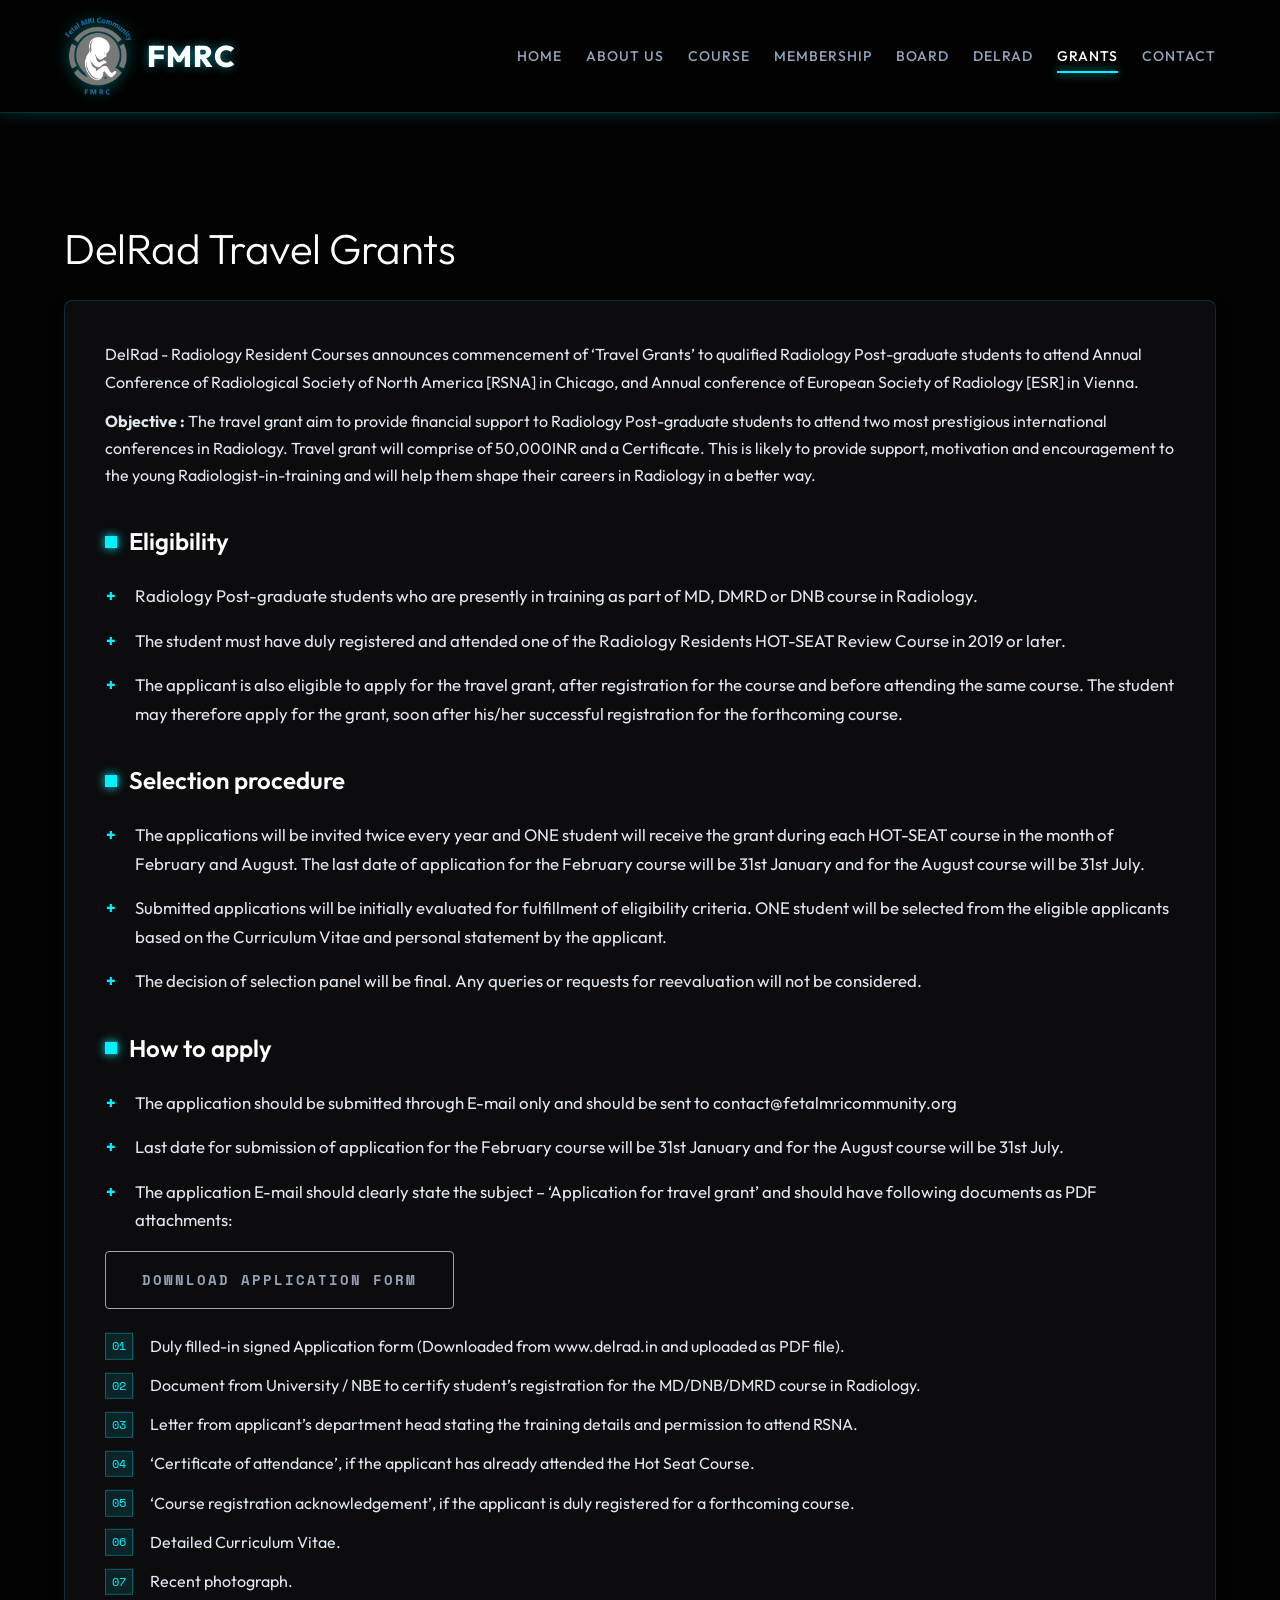
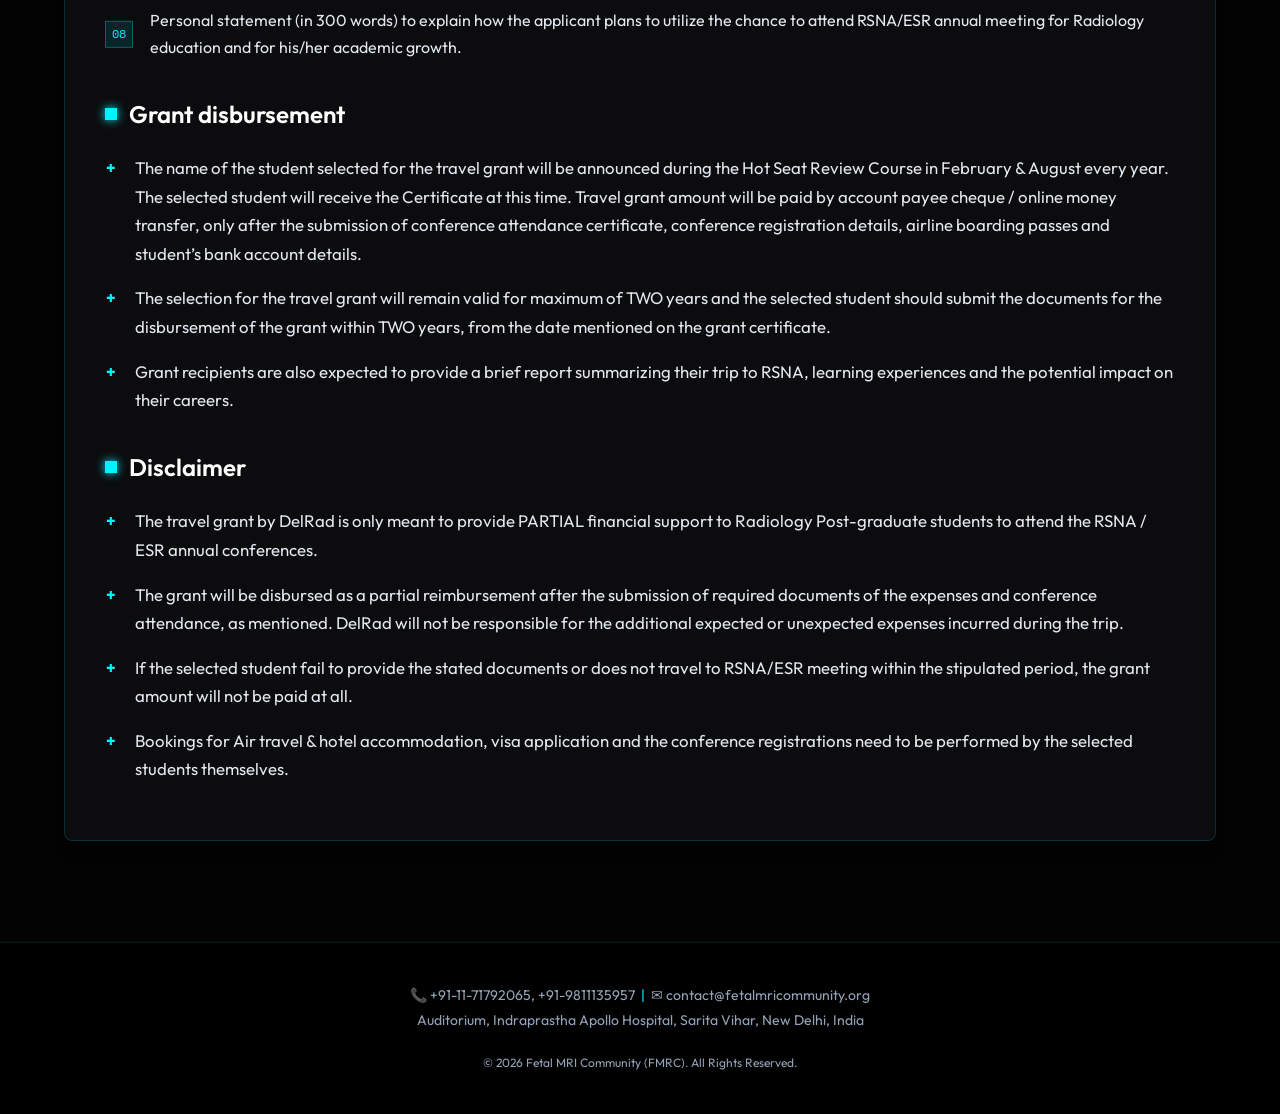
<file: travel-grants.html>
<!DOCTYPE html>
<html lang="en">
<head>
    <meta charset="UTF-8">
    <meta name="viewport" content="width=device-width, initial-scale=1.0">
    <title>Travel Grants - FMRC</title>
    <link rel="stylesheet" href="style.css">
</head>
<body>

    <header class="navbar">
        <div class="container nav-container">
            <a href="index.html" class="logo">
                <img src="photos/final logo-Photoroom.png" alt="FMRC Logo" height="50">
                <span>FMRC</span>
            </a>
            <nav>
                <ul class="nav-links">
                    <li><a href="index.html">Home</a></li>
                    <li><a href="about.html">About Us</a></li>
                    <li><a href="course.html">Course</a></li>
                    <li><a href="membership.html">Membership</a></li>
                    <li><a href="board.html">Board</a></li>
                    <li><a href="delrad.html">DelRad</a></li>
                    <li><a href="travel-grants.html" class="active">Grants</a></li>
                    <li><a href="contact.html">Contact</a></li>
                </ul>
            </nav>
        </div>
    </header>

    <section class="section">
        <div class="container">
            <h2>DelRad Travel Grants</h2>
            <div class="card">
                <p>DelRad - Radiology Resident Courses announces commencement of ‘Travel Grants’ to qualified Radiology Post-graduate students to attend Annual Conference of Radiological Society of North America [RSNA] in Chicago, and Annual conference of European Society of Radiology [ESR] in Vienna.</p>
                <p class="mt-2"><strong>Objective :</strong> The travel grant aim to provide financial support to Radiology Post-graduate students to attend two most prestigious international conferences in Radiology. Travel grant will comprise of 50,000INR and a Certificate. This is likely to provide support, motivation and encouragement to the young Radiologist-in-training and will help them shape their careers in Radiology in a better way.</p>
                
                <h3 class="mt-4">Eligibility</h3>
                <ul class="custom-list">
                    <li>Radiology Post-graduate students who are presently in training as part of MD, DMRD or DNB course in Radiology.</li>
                    <li>The student must have duly registered and attended one of the Radiology Residents HOT-SEAT Review Course in 2019 or later.</li>
                    <li>The applicant is also eligible to apply for the travel grant, after registration for the course and before attending the same course. The student may therefore apply for the grant, soon after his/her successful registration for the forthcoming course.</li>
                </ul>

                <h3 class="mt-4">Selection procedure</h3>
                <ul class="custom-list">
                    <li>The applications will be invited twice every year and ONE student will receive the grant during each HOT-SEAT course in the month of February and August. The last date of application for the February course will be 31st January and for the August course will be 31st July.</li>
                    <li>Submitted applications will be initially evaluated for fulfillment of eligibility criteria. ONE student will be selected from the eligible applicants based on the Curriculum Vitae and personal statement by the applicant.</li>
                    <li>The decision of selection panel will be final. Any queries or requests for reevaluation will not be considered.</li>
                </ul>

                <h3 class="mt-4">How to apply</h3>
                <ul class="custom-list">
                    <li>The application should be submitted through E-mail only and should be sent to contact@fetalmricommunity.org</li>
                    <li>Last date for submission of application for the February course will be 31st January and for the August course will be 31st July.</li>
                    <li>The application E-mail should clearly state the subject – ‘Application for travel grant’ and should have following documents as PDF attachments:</li>
                </ul>
                <div class="mt-2">
                    <a href="https://docs.google.com/document/d/1an26VsTvamfH9bD_qYiksJkVgRPv2m1r/edit?usp=sharing&ouid=112434051209013446167&rtpof=true&sd=true" target="_blank" class="cta-button outline">Download Application Form</a>
                </div>
                
                <ul class="compact-list mt-4">
                    <li>Duly filled-in signed Application form (Downloaded from www.delrad.in and uploaded as PDF file).</li>
                    <li>Document from University / NBE to certify student’s registration for the MD/DNB/DMRD course in Radiology.</li>
                    <li>Letter from applicant’s department head stating the training details and permission to attend RSNA.</li>
                    <li>‘Certificate of attendance’, if the applicant has already attended the Hot Seat Course.</li>
                    <li>‘Course registration acknowledgement’, if the applicant is duly registered for a forthcoming course.</li>
                    <li>Detailed Curriculum Vitae.</li>
                    <li>Recent photograph.</li>
                    <li>Personal statement (in 300 words) to explain how the applicant plans to utilize the chance to attend RSNA/ESR annual meeting for Radiology education and for his/her academic growth.</li>
                </ul>

                <h3 class="mt-4">Grant disbursement</h3>
                <ul class="custom-list">
                    <li>The name of the student selected for the travel grant will be announced during the Hot Seat Review Course in February & August every year. The selected student will receive the Certificate at this time. Travel grant amount will be paid by account payee cheque / online money transfer, only after the submission of conference attendance certificate, conference registration details, airline boarding passes and student’s bank account details.</li>
                    <li>The selection for the travel grant will remain valid for maximum of TWO years and the selected student should submit the documents for the disbursement of the grant within TWO years, from the date mentioned on the grant certificate.</li>
                    <li>Grant recipients are also expected to provide a brief report summarizing their trip to RSNA, learning experiences and the potential impact on their careers.</li>
                </ul>

                <h3 class="mt-4">Disclaimer</h3>
                <ul class="custom-list">
                    <li>The travel grant by DelRad is only meant to provide PARTIAL financial support to Radiology Post-graduate students to attend the RSNA / ESR annual conferences.</li>
                    <li>The grant will be disbursed as a partial reimbursement after the submission of required documents of the expenses and conference attendance, as mentioned. DelRad will not be responsible for the additional expected or unexpected expenses incurred during the trip.</li>
                    <li>If the selected student fail to provide the stated documents or does not travel to RSNA/ESR meeting within the stipulated period, the grant amount will not be paid at all.</li>
                    <li>Bookings for Air travel & hotel accommodation, visa application and the conference registrations need to be performed by the selected students themselves.</li>
                </ul>
            </div>
        </div>
    </section>

    <footer class="footer">
        <div class="container text-center">
            <div style="margin-bottom: 20px; font-size: 14px; color: var(--text-light); line-height: 1.8;">
                <p>📞 +91-11-71792065, +91-9811135957 &nbsp;<span style="color: var(--primary);">|</span>&nbsp; ✉ contact@fetalmricommunity.org</p>
                <p>Auditorium, Indraprastha Apollo Hospital, Sarita Vihar, New Delhi, India</p>
            </div>
            <p>&copy; 2026 Fetal MRI Community (FMRC). All Rights Reserved.</p>
        </div>
    </footer>

</body>
</html>
</file>
<file: style.css>
@import url('https://fonts.googleapis.com/css2?family=Outfit:wght@300;400;500;600;700;800&family=Space+Mono&display=swap');

/* Radiology / MRI Theme Variables */
:root {
    --primary: #00f2fe;       /* MRI Cyan */
    --primary-dark: #0081a7;  /* Deep Cyan */
    --secondary: #4facfe;     /* Bright Blue */
    --accent: #f59e0b;        /* Amber / Heatmap Accent */
    
    /* Dark Theme Colors (Grayscale for MRI Vibe) */
    --bg-color: #030303;      /* Deep Black */
    --light-bg: #0d0d0d;      /* Off-black for contrast sections */
    --dark-bg: #000000;       /* Pure Black */
    
    --card-bg: rgba(15, 15, 18, 0.8);
    --card-border: rgba(0, 242, 254, 0.15);
    
    --text-main: #e2e8f0;     /* Slate 200 */
    --text-light: #94a3b8;    /* Slate 400 */
    --white: #ffffff;
    
    /* Glassmorphism */
    --glass-bg: rgba(3, 3, 3, 0.85);
    --glass-border: rgba(0, 242, 254, 0.2);
    
    /* Shadows & Glows */
    --shadow-sm: 0 4px 6px -1px rgba(0, 0, 0, 0.5);
    --shadow-md: 0 10px 15px -3px rgba(0, 0, 0, 0.8);
    --shadow-glow: 0 0 15px rgba(0, 242, 254, 0.2);
    --shadow-glow-strong: 0 0 25px rgba(0, 242, 254, 0.5);
    
    --transition: all 0.4s cubic-bezier(0.4, 0, 0.2, 1);
}

* {
    margin: 0;
    padding: 0;
    box-sizing: border-box;
    font-family: 'Outfit', sans-serif;
}

body {
    background-color: var(--bg-color);
    color: var(--text-main);
    line-height: 1.7;
    overflow-x: hidden;
}

/* Animations */
@keyframes fadeInUp {
    from { opacity: 0; transform: translateY(20px); }
    to { opacity: 1; transform: translateY(0); }
}

@keyframes pulseGlow {
    0% { box-shadow: 0 0 15px rgba(0, 242, 254, 0.2); }
    50% { box-shadow: 0 0 30px rgba(0, 242, 254, 0.5); }
    100% { box-shadow: 0 0 15px rgba(0, 242, 254, 0.2); }
}

@keyframes mriScan {
    0% { top: -10%; opacity: 0; }
    10% { opacity: 0.8; }
    90% { opacity: 0.8; }
    100% { top: 110%; opacity: 0; }
}

@keyframes float {
    0% { transform: translateY(0px); }
    50% { transform: translateY(-10px); }
    100% { transform: translateY(0px); }
}

.container {
    max-width: 1200px;
    margin: 0 auto;
    padding: 0 24px;
}

/* Utilities */
.text-center { text-align: center; }
.mt-2 { margin-top: 12px; }
.mt-4 { margin-top: 32px; }
.pt-4 { padding-top: 32px; }
.text-sm { font-size: 0.9em; color: var(--text-light); }
.mono { font-family: 'Space Mono', monospace; }

/* Clinical/High-Tech Navigation */
.navbar {
    background: var(--glass-bg);
    backdrop-filter: blur(16px);
    -webkit-backdrop-filter: blur(16px);
    border-bottom: 1px solid var(--glass-border);
    position: sticky;
    top: 0;
    z-index: 1000;
    box-shadow: var(--shadow-glow);
    transition: var(--transition);
}

.nav-container {
    display: flex;
    justify-content: space-between;
    align-items: center;
    padding: 16px 24px;
}

.logo {
    display: flex;
    align-items: center;
    text-decoration: none;
    font-size: 30px;
    font-weight: 800;
    color: var(--white);
    letter-spacing: 1px;
    text-shadow: 0 0 10px rgba(0, 242, 254, 0.5);
}

.logo img {
    margin-right: 15px;
    border-radius: 8px;
    height: 80px !important;
    width: auto;
    filter: drop-shadow(0 0 8px rgba(0, 242, 254, 0.4));
}

.nav-links {
    list-style: none;
    display: flex;
    gap: 24px;
    flex-wrap: wrap;
}

.nav-links a {
    text-decoration: none;
    color: var(--text-light);
    font-weight: 500;
    font-size: 14px;
    text-transform: uppercase;
    letter-spacing: 1px;
    position: relative;
    padding: 8px 0;
    transition: var(--transition);
}

.nav-links a::after {
    content: '';
    position: absolute;
    bottom: 0;
    left: 0;
    width: 0%;
    height: 2px;
    background: var(--primary);
    box-shadow: 0 0 10px var(--primary);
    transition: var(--transition);
}

.nav-links a:hover, .nav-links a.active {
    color: var(--white);
}

.nav-links a:hover::after, .nav-links a.active::after {
    width: 100%;
}

/* Sections */
.section {
    padding: 100px 0;
    position: relative;
    border-bottom: 1px solid rgba(255,255,255,0.02);
}

.bg-light {
    background-color: var(--light-bg);
}

.bg-dark {
    background-color: var(--dark-bg);
}

h2 {
    font-size: 42px;
    font-weight: 300;
    margin-bottom: 16px;
    color: var(--white);
    letter-spacing: -0.5px;
}

h2 strong {
    font-weight: 700;
    color: var(--primary);
}

.section-subtitle {
    font-size: 18px;
    color: var(--primary);
    margin-bottom: 50px;
    font-family: 'Space Mono', monospace;
    text-transform: uppercase;
    letter-spacing: 2px;
}

/* Radiology / MRI Hero Section */
.hero-section {
    background-color: var(--bg-color);
    background-image: 
        radial-gradient(circle at center, rgba(0, 242, 254, 0.08) 0%, transparent 60%),
        linear-gradient(rgba(0, 242, 254, 0.03) 1px, transparent 1px),
        linear-gradient(90deg, rgba(0, 242, 254, 0.03) 1px, transparent 1px);
    background-size: 100% 100%, 40px 40px, 40px 40px;
    background-position: center center;
    color: var(--white);
    padding: 160px 0 60px;
    text-align: center;
    position: relative;
    overflow: hidden;
}

/* The Scanning Line Animation */
.hero-section::after {
    content: '';
    position: absolute;
    top: -10%;
    left: 0;
    width: 100%;
    height: 4px;
    background: var(--primary);
    box-shadow: 0 0 30px 10px rgba(0, 242, 254, 0.4);
    animation: mriScan 6s ease-in-out infinite;
    pointer-events: none;
}

.hero-section h1 {
    font-size: 64px;
    font-weight: 800;
    margin-bottom: 24px;
    letter-spacing: -1px;
    animation: fadeInUp 1s ease forwards;
    text-shadow: 0 0 20px rgba(0, 242, 254, 0.3);
}

.hero-section .subtitle {
    font-size: 24px;
    font-weight: 300;
    color: var(--text-light);
    margin-bottom: 48px;
    animation: fadeInUp 1s ease 0.2s forwards;
    opacity: 0;
}

/* UI Elements & Buttons */
.cta-button {
    display: inline-block;
    background: transparent;
    color: var(--primary);
    padding: 16px 36px;
    border: 1px solid var(--primary);
    border-radius: 4px;
    text-decoration: none;
    font-family: 'Space Mono', monospace;
    font-weight: 700;
    font-size: 14px;
    text-transform: uppercase;
    letter-spacing: 2px;
    box-shadow: inset 0 0 0 rgba(0, 242, 254, 0), 0 0 15px rgba(0, 242, 254, 0.2);
    transition: var(--transition);
    position: relative;
    overflow: hidden;
    cursor: pointer;
}

.cta-button::before {
    content: '';
    position: absolute;
    top: 0; left: 0; width: 0%; height: 100%;
    background: rgba(0, 242, 254, 0.1);
    z-index: -1;
    transition: var(--transition);
}

.cta-button:hover {
    color: var(--white);
    background: var(--primary);
    box-shadow: 0 0 25px rgba(0, 242, 254, 0.5);
    text-shadow: 0 0 5px rgba(255,255,255,0.5);
    border-color: var(--primary);
}

.cta-button.outline {
    border-color: var(--text-light);
    color: var(--text-light);
    box-shadow: none;
}

.cta-button.outline:hover {
    color: var(--white);
    border-color: var(--white);
    background: rgba(255,255,255,0.1);
}

/* Grids */
.grid-2 { display: grid; grid-template-columns: 1fr 1fr; gap: 40px; }
.grid-3 { display: grid; grid-template-columns: repeat(3, 1fr); gap: 30px; }

/* Clinical Tech Cards */
.card {
    background: var(--card-bg);
    padding: 40px;
    border-radius: 8px;
    border: 1px solid var(--card-border);
    box-shadow: var(--shadow-md);
    transition: var(--transition);
    animation: fadeInUp 0.8s ease forwards;
    backdrop-filter: blur(10px);
}

.card:hover {
    transform: translateY(-4px);
    border-color: var(--primary);
    box-shadow: var(--shadow-glow);
}

.card h3 {
    color: var(--white);
    margin-bottom: 20px;
    font-size: 24px;
    font-weight: 600;
    display: flex;
    align-items: center;
}

.card h3::before {
    content: '';
    display: inline-block;
    width: 12px;
    height: 12px;
    background: var(--primary);
    margin-right: 12px;
    box-shadow: 0 0 10px var(--primary);
}

.highlight-card {
    border-color: var(--secondary);
    background: linear-gradient(180deg, rgba(15,15,18,0.9), rgba(0,242,254,0.05));
    animation: pulseGlow 4s infinite;
}

/* Technical Lists */
.custom-list { list-style: none; }
.custom-list li {
    position: relative;
    padding-left: 30px;
    margin-bottom: 16px;
    font-size: 1.05rem;
    color: var(--text-main);
}
.custom-list li::before {
    content: '+';
    position: absolute;
    left: 0;
    top: -2px;
    color: var(--primary);
    font-family: 'Space Mono', monospace;
    font-size: 1.2rem;
    font-weight: bold;
}

.compact-list {
    list-style: none;
    margin-top: 16px;
    counter-reset: scan-counter;
}
.compact-list li {
    position: relative;
    padding-left: 45px;
    margin-bottom: 12px;
    counter-increment: scan-counter;
}
.compact-list li::before {
    content: "0" counter(scan-counter);
    position: absolute;
    left: 0;
    top: 50%;
    transform: translateY(-50%);
    font-family: 'Space Mono', monospace;
    color: var(--primary);
    font-size: 12px;
    background: rgba(0, 242, 254, 0.1);
    padding: 2px 6px;
    border: 1px solid rgba(0, 242, 254, 0.3);
}

/* Registration Steps UI */
.steps-container {
    margin-top: 30px;
    position: relative;
}
.steps-container::before {
    content: '';
    position: absolute;
    left: 24px;
    top: 0;
    height: 100%;
    width: 1px;
    background: rgba(0, 242, 254, 0.3);
    z-index: 0;
}
.step {
    display: flex;
    margin-bottom: 40px;
    position: relative;
    z-index: 1;
}
.step-number {
    width: 50px;
    height: 50px;
    background: var(--bg-color);
    color: var(--primary);
    border: 2px solid var(--primary);
    border-radius: 0;
    display: flex;
    align-items: center;
    justify-content: center;
    font-family: 'Space Mono', monospace;
    font-size: 20px;
    margin-right: 30px;
    flex-shrink: 0;
    box-shadow: 0 0 15px rgba(0, 242, 254, 0.2);
}
.step-content {
    background: rgba(0,0,0,0.4);
    padding: 30px;
    border: 1px solid var(--card-border);
    flex-grow: 1;
}
.step-content h4 {
    margin-bottom: 12px;
    color: var(--white);
    font-size: 20px;
    font-weight: 500;
}

.payment-methods {
    background: rgba(255,255,255,0.02);
    padding: 24px;
    border-left: 4px solid var(--accent);
    margin-top: 16px;
}

/* Review Cards - Dark Theme */
.review-card {
    background: var(--card-bg) !important;
    padding: 40px 30px;
    border-radius: 4px;
    border: 1px solid rgba(255,255,255,0.05);
    text-align: center;
    transition: var(--transition);
    animation: float 8s ease-in-out infinite;
}
.review-card:nth-child(2) { animation-delay: -2s; }
.review-card:nth-child(3) { animation-delay: -4s; }

.review-card:hover {
    border-color: var(--primary);
    box-shadow: var(--shadow-glow);
    animation-play-state: paused;
}

.stars {
    color: var(--primary);
    font-size: 24px;
    margin-bottom: 20px;
    letter-spacing: 4px;
    text-shadow: 0 0 8px rgba(0, 242, 254, 0.4);
}

.review-text {
    font-style: italic;
    margin-bottom: 24px;
    font-size: 1.1rem;
    color: var(--text-main);
}

.review-author {
    font-family: 'Space Mono', monospace;
    color: var(--secondary);
    text-transform: uppercase;
    font-size: 0.85rem;
}

/* Links inside text */
a { color: var(--primary); transition: var(--transition); }
a:hover { color: var(--white); text-shadow: 0 0 8px var(--primary); }

/* Footer */
.footer {
    background: #000;
    color: var(--text-light);
    padding: 40px 0;
    border-top: 1px solid rgba(0, 242, 254, 0.1);
    font-family: 'Space Mono', monospace;
    font-size: 12px;
}

/* Image Slider */
.slider-wrapper {
    overflow: hidden;
    width: 100%;
    position: relative;
    padding: 30px 0;
}
.slider-wrapper::before, .slider-wrapper::after {
    content: '';
    position: absolute;
    top: 0; width: 100px; height: 100%;
    z-index: 2;
}
.slider-wrapper::before {
    left: 0;
    background: linear-gradient(to right, var(--bg-color), transparent);
}
.slider-wrapper::after {
    right: 0;
    background: linear-gradient(to left, var(--bg-color), transparent);
}
.slider-track {
    display: flex;
    width: calc(320px * 12);
    animation: scroll 30s linear infinite;
    gap: 20px;
}
.slider-track:hover {
    animation-play-state: paused;
}
.slider-track img {
    width: 300px;
    height: 200px;
    object-fit: cover;
    border-radius: 8px;
    border: 1px solid var(--card-border);
    box-shadow: var(--shadow-glow);
    transition: var(--transition);
}
.slider-track img:hover {
    transform: scale(1.05);
    box-shadow: var(--shadow-glow-strong);
    border-color: var(--primary);
}
@keyframes scroll {
    0% { transform: translateX(0); }
    100% { transform: translateX(calc(-320px * 8)); }
}

/* Responsive Design */
@media (max-width: 992px) {
    .grid-2, .grid-3 { grid-template-columns: 1fr; }
    .hero-section h1 { font-size: 42px; }
}
@media (max-width: 768px) {
    .nav-links { justify-content: center; margin-top: 16px; }
    .nav-container { flex-direction: column; }
    .steps-container::before { left: 20px; }
    .step-number { width: 40px; height: 40px; font-size: 16px; margin-right: 20px; }
}
</file>
